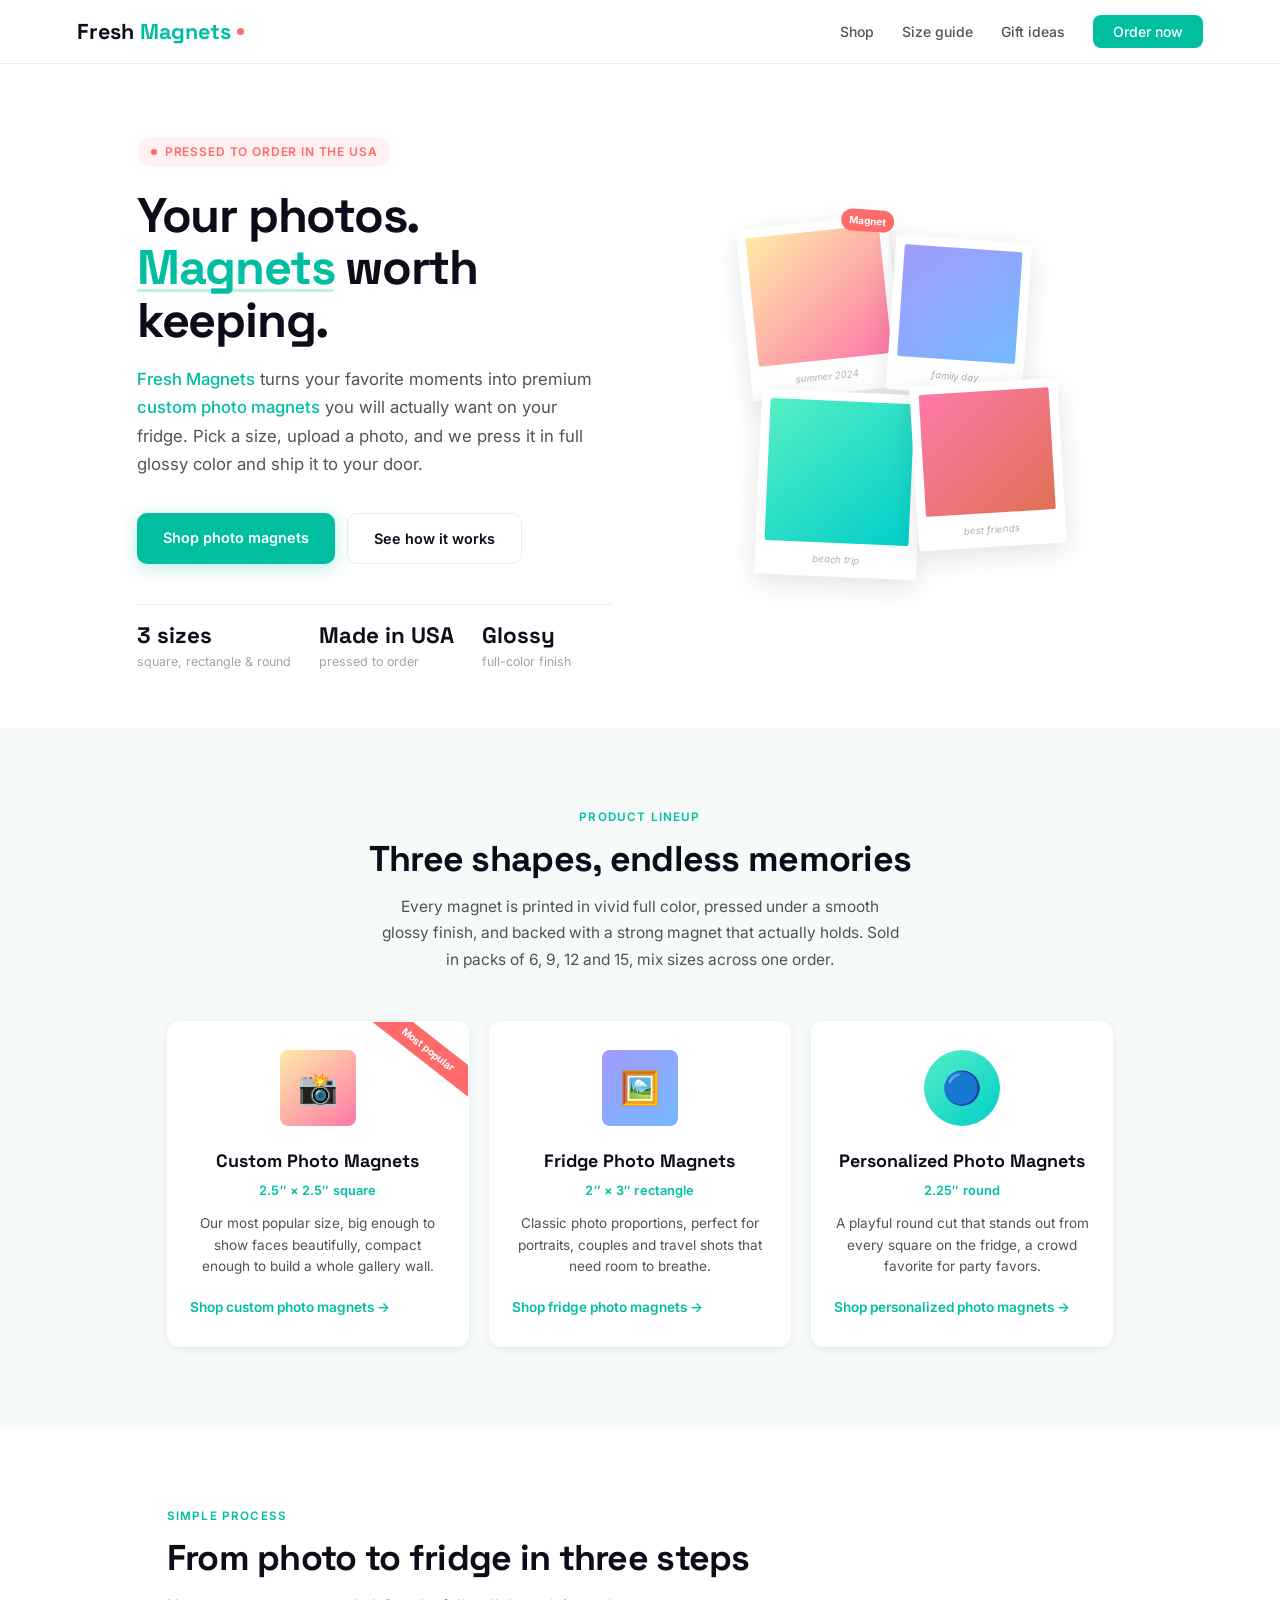
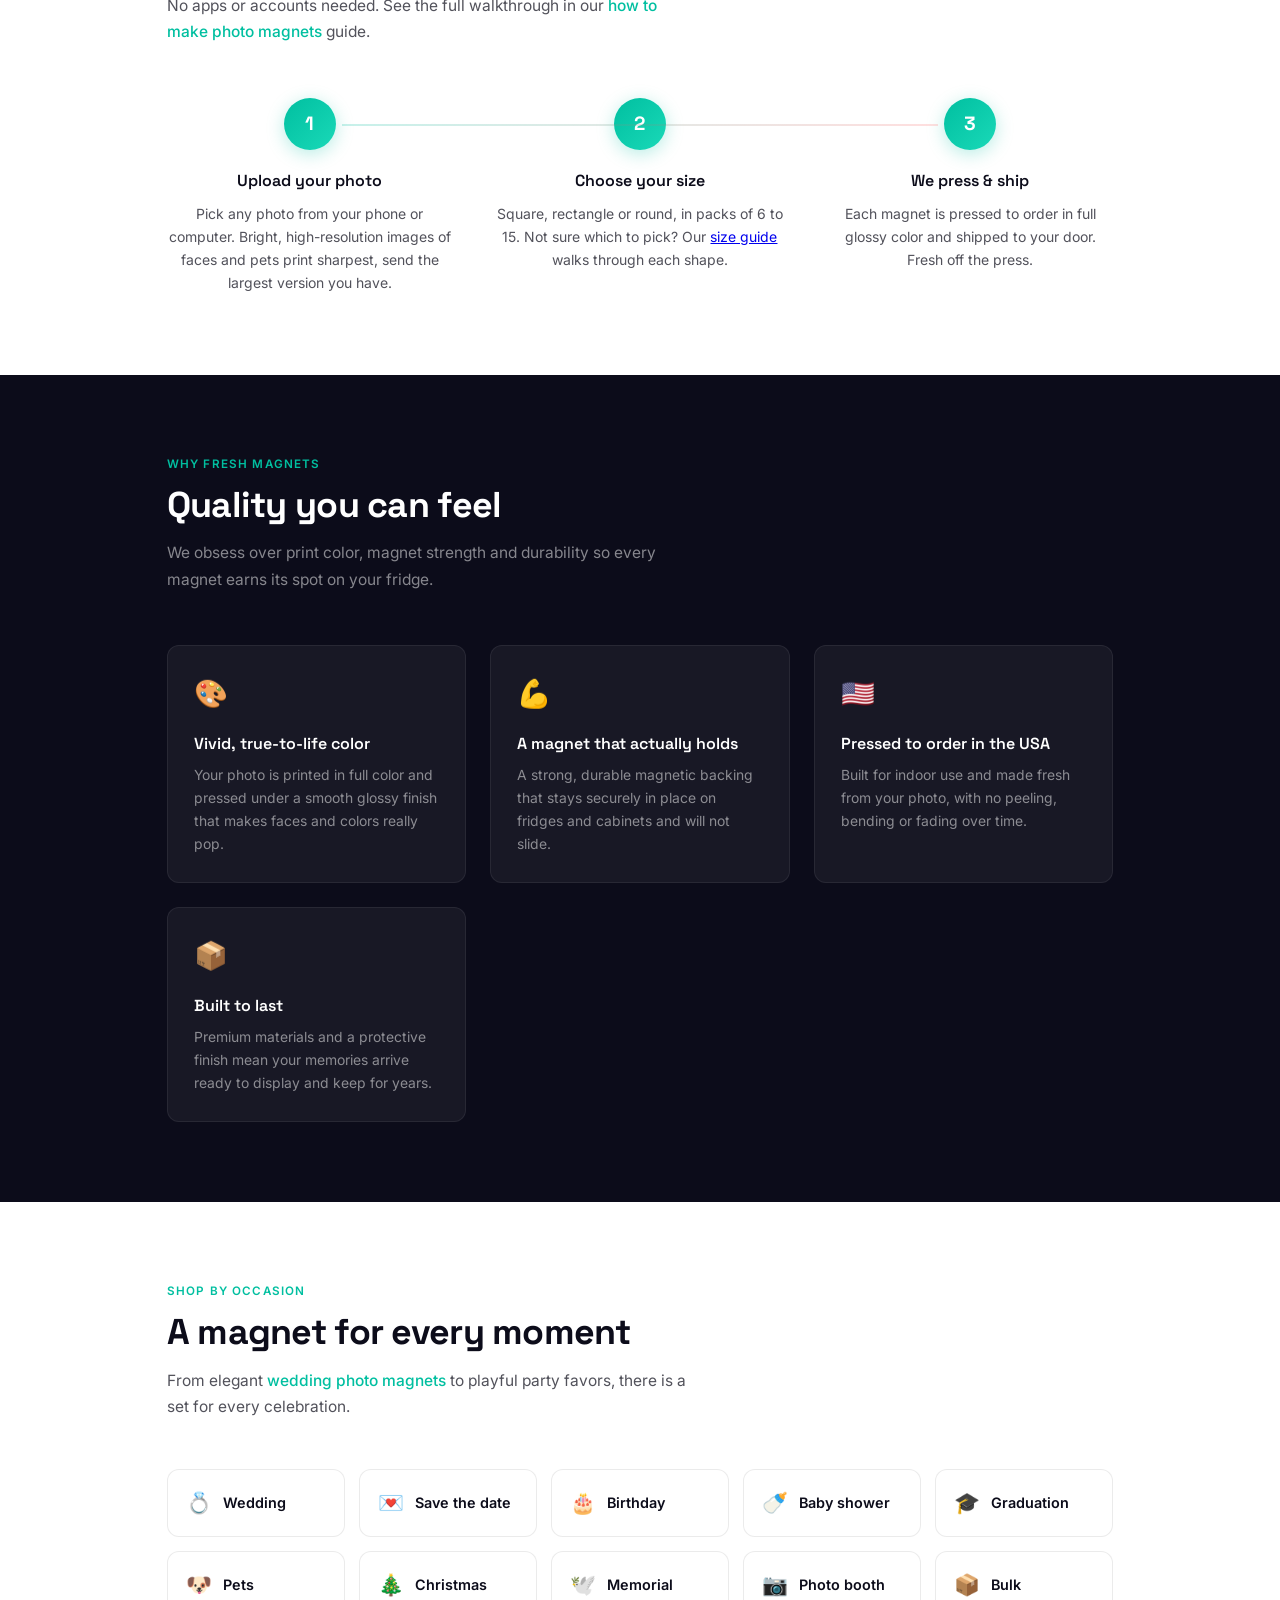
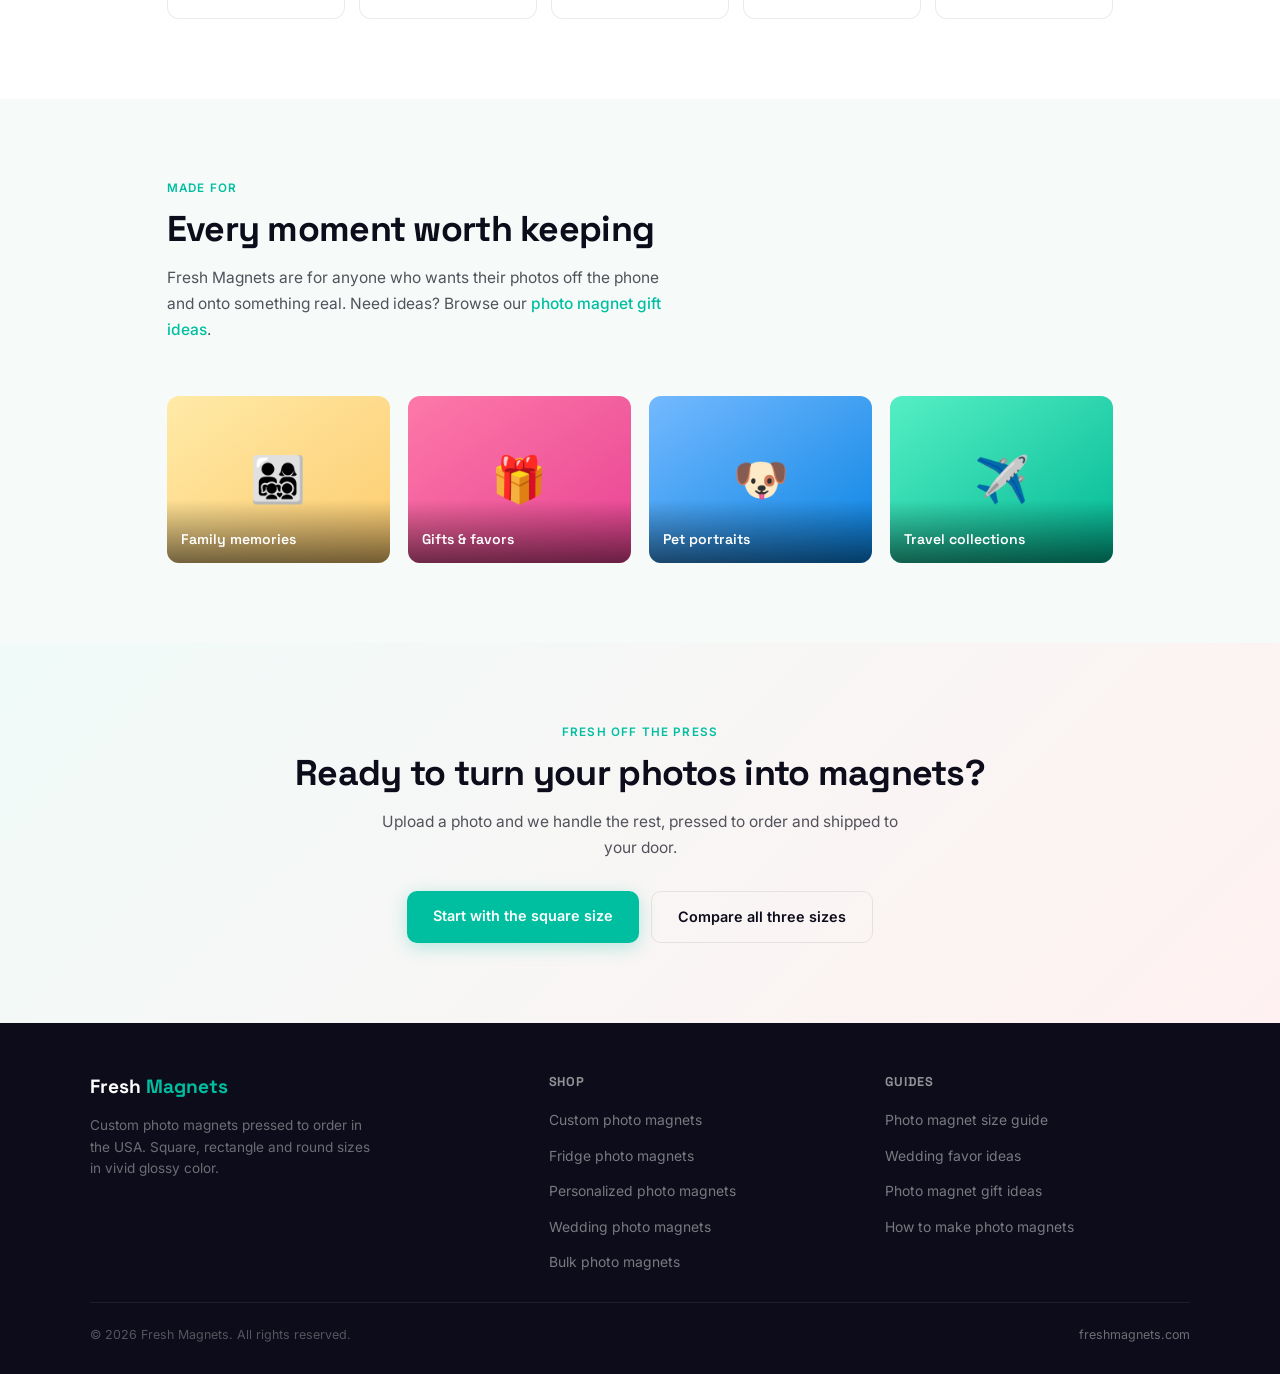
<file: index.html>
<!DOCTYPE html>
<html lang="en">
<head>
<meta charset="UTF-8" />
<meta name="viewport" content="width=device-width, initial-scale=1.0" />
<title>Fresh Magnets | Custom Photo Magnets Made in the USA</title>
<meta name="description" content="Turn your favorite photos into premium custom photo magnets. Three sizes, glossy full-color print, strong backing, pressed to order in the USA. Upload a photo and we handle the rest." />
<link rel="canonical" href="https://freshmagnets.github.io/" />
<meta name="robots" content="index, follow" />

<!-- Open Graph -->
<meta property="og:type" content="website" />
<meta property="og:site_name" content="Fresh Magnets" />
<meta property="og:title" content="Fresh Magnets | Custom Photo Magnets Made in the USA" />
<meta property="og:description" content="Turn your photos into fridge magnets you will actually keep. Square, rectangle and round sizes, glossy print, pressed to order." />
<meta property="og:url" content="https://freshmagnets.github.io/" />
<meta property="og:image" content="https://cdn.shopify.com/s/files/1/0989/4628/5888/files/2-5x2-5.png?v=1781475413" />
<meta name="twitter:card" content="summary_large_image" />
<meta name="twitter:title" content="Fresh Magnets | Custom Photo Magnets" />
<meta name="twitter:description" content="Turn your photos into fridge magnets you will actually keep. Pressed to order in the USA." />
<meta name="twitter:image" content="https://cdn.shopify.com/s/files/1/0989/4628/5888/files/2-5x2-5.png?v=1781475413" />

<link rel="icon" type="image/svg+xml" href="/favicon.svg" />
<link rel="preconnect" href="https://fonts.googleapis.com" />
<link rel="preconnect" href="https://fonts.gstatic.com" crossorigin />
<link href="https://fonts.googleapis.com/css2?family=Space+Grotesk:wght@400;500;600;700&family=Inter:wght@400;500;600&display=swap" rel="stylesheet" />
<link rel="stylesheet" href="/styles.css" />
<script src="https://analytics.ahrefs.com/analytics.js" data-key="Ue+dKrapkQAWfzw3NBwNlg" async></script>

<!-- Structured data -->
<script type="application/ld+json">
{
  "@context": "https://schema.org",
  "@graph": [
    {
      "@type": "Organization",
      "@id": "https://freshmagnets.com/#organization",
      "name": "Fresh Magnets",
      "url": "https://freshmagnets.com",
      "logo": "https://freshmagnets.github.io/favicon.svg",
      "description": "Custom photo magnets pressed to order in the USA in square, rectangle and round sizes.",
      "sameAs": ["https://freshmagnets.github.io/"]
    },
    {
      "@type": "WebSite",
      "@id": "https://freshmagnets.github.io/#website",
      "url": "https://freshmagnets.github.io/",
      "name": "Fresh Magnets",
      "publisher": { "@id": "https://freshmagnets.com/#organization" }
    },
    {
      "@type": "FAQPage",
      "mainEntity": [
        {
          "@type": "Question",
          "name": "What sizes do custom photo magnets come in?",
          "acceptedAnswer": { "@type": "Answer", "text": "Three shapes: a 2.5 by 2.5 inch square (our most popular), a 2 by 3 inch rectangle in classic photo proportions, and a 2.25 inch round. You can mix sizes across one order." }
        },
        {
          "@type": "Question",
          "name": "How are the magnets made?",
          "acceptedAnswer": { "@type": "Answer", "text": "Each magnet is printed in full color, pressed under a smooth glossy finish, and backed with a strong flexible magnet. They are pressed to order in the USA for indoor use, with no peeling, bending or fading." }
        },
        {
          "@type": "Question",
          "name": "How do I order photo magnets?",
          "acceptedAnswer": { "@type": "Answer", "text": "Pick a size, choose a pack of 6, 9, 12 or 15, and upload your photo at checkout. Bright, high resolution images of faces and pets print best. We handle the rest." }
        },
        {
          "@type": "Question",
          "name": "Can I use photo magnets as wedding favors?",
          "acceptedAnswer": { "@type": "Answer", "text": "Yes. Photo magnets are popular as wedding favors, save the dates and party favors. Order a larger pack so every guest can take one home." }
        }
      ]
    }
  ]
}
</script>
</head>
<body>

<!-- Nav -->
<nav>
  <a href="/" class="nav-logo">
    Fresh <em>Magnets</em><span class="dot"></span>
  </a>
  <ul class="nav-links">
    <li class="hide-sm"><a href="https://freshmagnets.com/collections/photo-magnets">Shop</a></li>
    <li class="hide-sm"><a href="/size-guide/">Size guide</a></li>
    <li class="hide-sm"><a href="/gift-ideas/">Gift ideas</a></li>
    <li><a href="https://freshmagnets.com/collections/photo-magnets" class="nav-cta">Order now</a></li>
  </ul>
</nav>

<!-- Hero -->
<header class="hero-wrap">
  <div>
    <div class="hero-eyebrow">Pressed to order in the USA</div>
    <h1 class="hero-title">
      Your photos.<br>
      <span class="hl">Magnets</span> worth keeping.
    </h1>
    <p class="hero-sub">
      <a href="https://freshmagnets.com/" title="Fresh Magnets">Fresh Magnets</a> turns your favorite moments into premium
      <a href="https://freshmagnets.com/products/custom-photo-magnets">custom photo magnets</a>
      you will actually want on your fridge. Pick a size, upload a photo,
      and we press it in full glossy color and ship it to your door.
    </p>
    <div class="hero-btns">
      <a href="https://freshmagnets.com/collections/photo-magnets" class="btn-p">Shop photo magnets</a>
      <a href="/how-to/" class="btn-s">See how it works</a>
    </div>
    <div class="hero-stats">
      <div>
        <div class="stat-val">3 sizes</div>
        <div class="stat-lbl">square, rectangle &amp; round</div>
      </div>
      <div>
        <div class="stat-val">Made in USA</div>
        <div class="stat-lbl">pressed to order</div>
      </div>
      <div>
        <div class="stat-val">Glossy</div>
        <div class="stat-lbl">full-color finish</div>
      </div>
    </div>
  </div>

  <!-- Polaroid scatter -->
  <div class="hero-visual" aria-hidden="true">
    <div class="scatter">
      <div class="pol pol-a">
        <div class="pol-img"></div>
        <div class="pol-cap">summer 2024</div>
        <div class="mag-tag">Magnet</div>
      </div>
      <div class="pol pol-b">
        <div class="pol-img"></div>
        <div class="pol-cap">family day</div>
      </div>
      <div class="pol pol-c">
        <div class="pol-img"></div>
        <div class="pol-cap">beach trip</div>
      </div>
      <div class="pol pol-d">
        <div class="pol-img"></div>
        <div class="pol-cap">best friends</div>
      </div>
    </div>
  </div>
</header>

<!-- Products -->
<section class="products-bg" id="shop">
  <div class="section-wrap">
    <div class="products-header centered">
      <div class="sec-label">Product lineup</div>
      <h2 class="sec-title">Three shapes, endless memories</h2>
      <p class="sec-sub">
        Every magnet is printed in vivid full color, pressed under a smooth glossy
        finish, and backed with a strong magnet that actually holds. Sold in packs
        of 6, 9, 12 and 15, mix sizes across one order.
      </p>
    </div>
    <div class="products-grid">
      <div class="prod-card pop">
        <div class="prod-swatch ps-1">📸</div>
        <h3 class="prod-name"><a href="https://freshmagnets.com/products/custom-photo-magnets">Custom Photo Magnets</a></h3>
        <div class="prod-size">2.5&Prime; &times; 2.5&Prime; square</div>
        <p class="prod-desc">Our most popular size, big enough to show faces beautifully, compact enough to build a whole gallery wall.</p>
        <a href="https://freshmagnets.com/products/custom-photo-magnets" class="prod-link">Shop custom photo magnets →</a>
      </div>
      <div class="prod-card">
        <div class="prod-swatch ps-2">🖼️</div>
        <h3 class="prod-name"><a href="https://freshmagnets.com/products/fridge-photo-magnets">Fridge Photo Magnets</a></h3>
        <div class="prod-size">2&Prime; &times; 3&Prime; rectangle</div>
        <p class="prod-desc">Classic photo proportions, perfect for portraits, couples and travel shots that need room to breathe.</p>
        <a href="https://freshmagnets.com/products/fridge-photo-magnets" class="prod-link">Shop fridge photo magnets →</a>
      </div>
      <div class="prod-card">
        <div class="prod-swatch ps-3 circle">🔵</div>
        <h3 class="prod-name"><a href="https://freshmagnets.com/products/personalized-photo-magnets">Personalized Photo Magnets</a></h3>
        <div class="prod-size">2.25&Prime; round</div>
        <p class="prod-desc">A playful round cut that stands out from every square on the fridge, a crowd favorite for party favors.</p>
        <a href="https://freshmagnets.com/products/personalized-photo-magnets" class="prod-link">Shop personalized photo magnets →</a>
      </div>
    </div>
  </div>
</section>

<!-- How it works -->
<section>
  <div class="section-wrap">
    <div class="sec-label">Simple process</div>
    <h2 class="sec-title">From photo to fridge in three steps</h2>
    <p class="sec-sub">No apps or accounts needed. See the full walkthrough in our <a href="/how-to/">how to make photo magnets</a> guide.</p>
    <div class="steps-grid">
      <div class="step">
        <div class="step-num">1</div>
        <div class="step-title">Upload your photo</div>
        <p class="step-desc">Pick any photo from your phone or computer. Bright, high-resolution images of faces and pets print sharpest, send the largest version you have.</p>
      </div>
      <div class="step">
        <div class="step-num">2</div>
        <div class="step-title">Choose your size</div>
        <p class="step-desc">Square, rectangle or round, in packs of 6 to 15. Not sure which to pick? Our <a href="/size-guide/">size guide</a> walks through each shape.</p>
      </div>
      <div class="step">
        <div class="step-num">3</div>
        <div class="step-title">We press &amp; ship</div>
        <p class="step-desc">Each magnet is pressed to order in full glossy color and shipped to your door. Fresh off the press.</p>
      </div>
    </div>
  </div>
</section>

<!-- Why Fresh Magnets -->
<section class="why-dark">
  <div class="section-wrap">
    <div class="sec-label">Why Fresh Magnets</div>
    <h2 class="sec-title">Quality you can feel</h2>
    <p class="sec-sub">We obsess over print color, magnet strength and durability so every magnet earns its spot on your fridge.</p>
    <div class="why-grid">
      <div class="why-card">
        <div class="why-icon">🎨</div>
        <div class="why-ttl">Vivid, true-to-life color</div>
        <p class="why-body">Your photo is printed in full color and pressed under a smooth glossy finish that makes faces and colors really pop.</p>
      </div>
      <div class="why-card">
        <div class="why-icon">💪</div>
        <div class="why-ttl">A magnet that actually holds</div>
        <p class="why-body">A strong, durable magnetic backing that stays securely in place on fridges and cabinets and will not slide.</p>
      </div>
      <div class="why-card">
        <div class="why-icon">🇺🇸</div>
        <div class="why-ttl">Pressed to order in the USA</div>
        <p class="why-body">Built for indoor use and made fresh from your photo, with no peeling, bending or fading over time.</p>
      </div>
      <div class="why-card">
        <div class="why-icon">📦</div>
        <div class="why-ttl">Built to last</div>
        <p class="why-body">Premium materials and a protective finish mean your memories arrive ready to display and keep for years.</p>
      </div>
    </div>
  </div>
</section>

<!-- Shop by occasion -->
<section>
  <div class="section-wrap">
    <div class="sec-label">Shop by occasion</div>
    <h2 class="sec-title">A magnet for every moment</h2>
    <p class="sec-sub">
      From elegant <a href="https://freshmagnets.com/collections/wedding-photo-magnets">wedding photo magnets</a>
      to playful party favors, there is a set for every celebration.
    </p>
    <div class="occ-grid">
      <a class="occ-card" href="https://freshmagnets.com/collections/wedding-photo-magnets"><span class="occ-emoji">💍</span> Wedding</a>
      <a class="occ-card" href="https://freshmagnets.com/collections/save-the-date-photo-magnets"><span class="occ-emoji">💌</span> Save the date</a>
      <a class="occ-card" href="https://freshmagnets.com/collections/birthday-photo-magnets"><span class="occ-emoji">🎂</span> Birthday</a>
      <a class="occ-card" href="https://freshmagnets.com/collections/baby-shower-photo-magnets"><span class="occ-emoji">🍼</span> Baby shower</a>
      <a class="occ-card" href="https://freshmagnets.com/collections/graduation-photo-magnets"><span class="occ-emoji">🎓</span> Graduation</a>
      <a class="occ-card" href="https://freshmagnets.com/collections/pet-photo-magnets"><span class="occ-emoji">🐶</span> Pets</a>
      <a class="occ-card" href="https://freshmagnets.com/collections/christmas-photo-magnets"><span class="occ-emoji">🎄</span> Christmas</a>
      <a class="occ-card" href="https://freshmagnets.com/collections/memorial-photo-magnets"><span class="occ-emoji">🕊️</span> Memorial</a>
      <a class="occ-card" href="https://freshmagnets.com/collections/photo-booth-magnets"><span class="occ-emoji">📷</span> Photo booth</a>
      <a class="occ-card" href="https://freshmagnets.com/collections/bulk-photo-magnets"><span class="occ-emoji">📦</span> Bulk</a>
    </div>
  </div>
</section>

<!-- Use cases -->
<section class="products-bg">
  <div class="section-wrap">
    <div class="sec-label">Made for</div>
    <h2 class="sec-title">Every moment worth keeping</h2>
    <p class="sec-sub">
      Fresh Magnets are for anyone who wants their photos off the phone and onto
      something real. Need ideas? Browse our <a href="/gift-ideas/">photo magnet gift ideas</a>.
    </p>
    <div class="uc-grid">
      <a class="uc-card uc-1" href="https://freshmagnets.com/products/custom-photo-magnets">
        <div class="uc-fill">👨&#x200D;👩&#x200D;👧&#x200D;👦</div>
        <div class="uc-lbl">Family memories</div>
      </a>
      <a class="uc-card uc-2" href="https://freshmagnets.com/collections/wedding-photo-magnets">
        <div class="uc-fill">🎁</div>
        <div class="uc-lbl">Gifts &amp; favors</div>
      </a>
      <a class="uc-card uc-3" href="https://freshmagnets.com/collections/pet-photo-magnets">
        <div class="uc-fill">🐶</div>
        <div class="uc-lbl">Pet portraits</div>
      </a>
      <a class="uc-card uc-4" href="https://freshmagnets.com/products/fridge-photo-magnets">
        <div class="uc-fill">✈️</div>
        <div class="uc-lbl">Travel collections</div>
      </a>
    </div>
  </div>
</section>

<!-- CTA band -->
<section class="cta-band">
  <div class="section-wrap cta-inner">
    <div class="sec-label">Fresh off the press</div>
    <h2 class="sec-title">Ready to turn your photos into magnets?</h2>
    <p class="sec-sub" style="margin:0 auto;">
      Upload a photo and we handle the rest, pressed to order and shipped to your door.
    </p>
    <div class="cta-btns">
      <a href="https://freshmagnets.com/products/custom-photo-magnets" class="btn-p">Start with the square size</a>
      <a href="/size-guide/" class="btn-s">Compare all three sizes</a>
    </div>
  </div>
</section>

<!-- Footer -->
<footer>
  <div class="footer-top">
    <div class="footer-brand">
      <a href="/" class="footer-logo-text">Fresh <em>Magnets</em></a>
      <p>Custom photo magnets pressed to order in the USA. Square, rectangle and round sizes in vivid glossy color.</p>
    </div>
    <div class="footer-col">
      <h4>Shop</h4>
      <ul>
        <li><a href="https://freshmagnets.com">Custom photo magnets</a></li>
        <li><a href="https://freshmagnets.com/products/fridge-photo-magnets">Fridge photo magnets</a></li>
        <li><a href="https://freshmagnets.com/products/personalized-photo-magnets">Personalized photo magnets</a></li>
        <li><a href="https://freshmagnets.com/collections/wedding-photo-magnets">Wedding photo magnets</a></li>
        <li><a href="https://freshmagnets.com/collections/bulk-photo-magnets">Bulk photo magnets</a></li>
      </ul>
    </div>
    <div class="footer-col">
      <h4>Guides</h4>
      <ul>
        <li><a href="/size-guide/">Photo magnet size guide</a></li>
        <li><a href="/wedding-photo-magnets/">Wedding favor ideas</a></li>
        <li><a href="/gift-ideas/">Photo magnet gift ideas</a></li>
        <li><a href="/how-to/">How to make photo magnets</a></li>
      </ul>
    </div>
  </div>
  <div class="footer-bot">
    <span>&copy; 2026 Fresh Magnets. All rights reserved.</span>
    <span><a href="https://freshmagnets.com">freshmagnets.com</a></span>
  </div>
</footer>

</body>
</html>
</file>
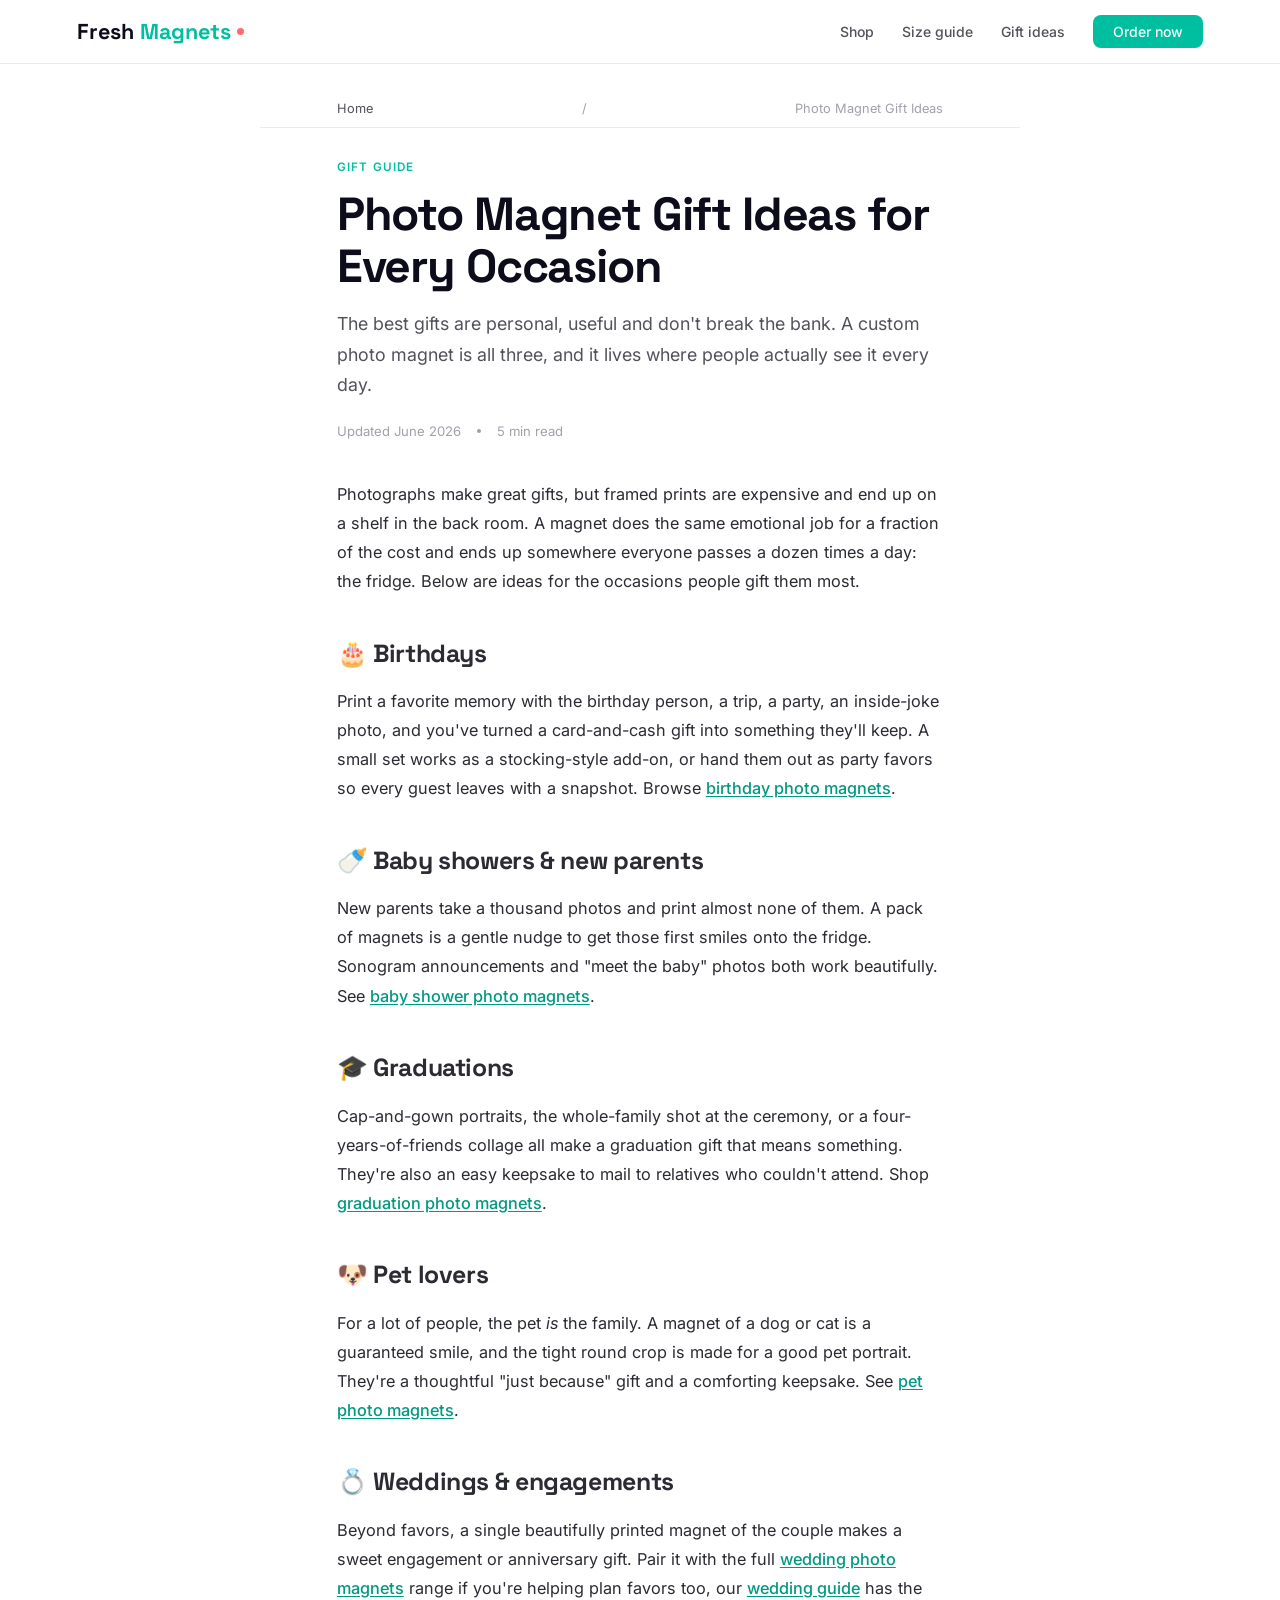
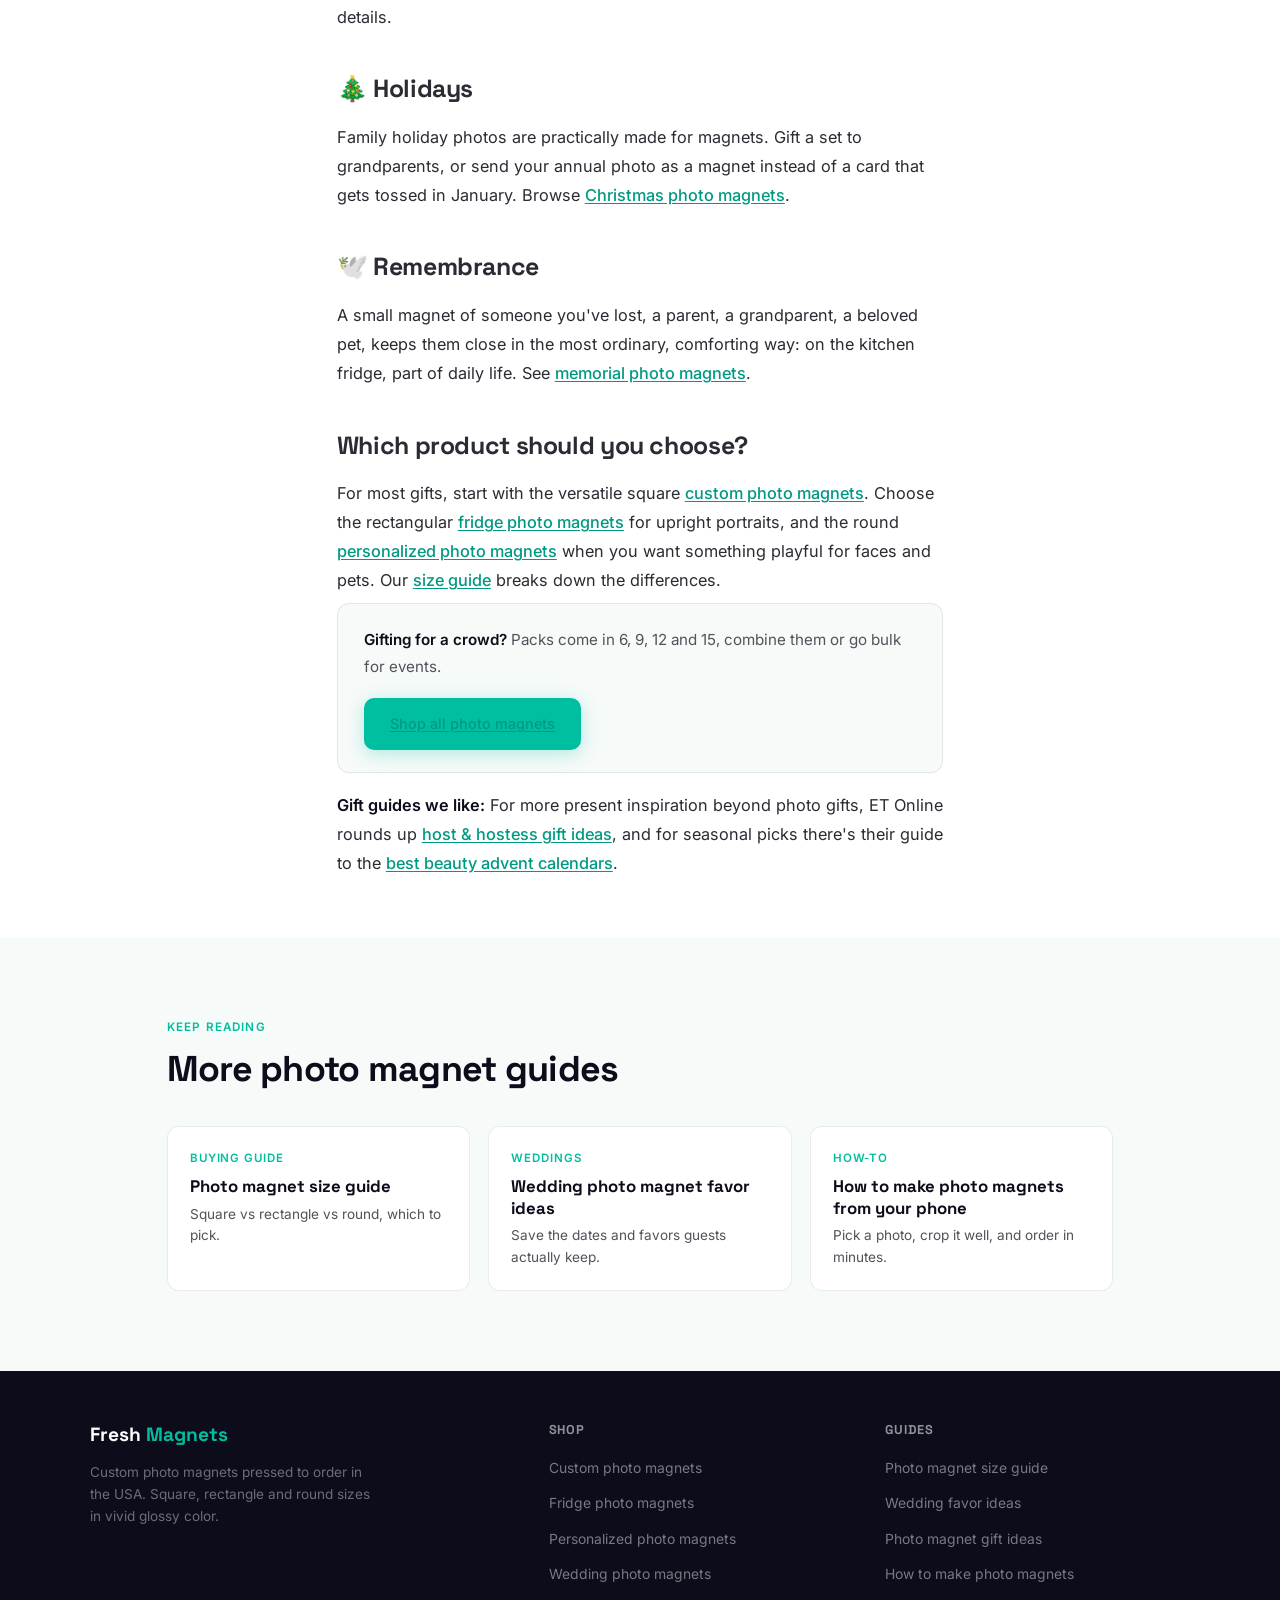
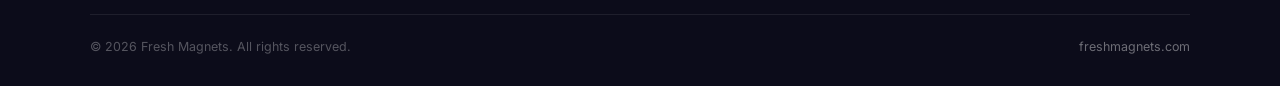
<file: gift-ideas/index.html>
<!DOCTYPE html>
<html lang="en">
<head>
<meta charset="UTF-8" />
<meta name="viewport" content="width=device-width, initial-scale=1.0" />
<title>Photo Magnet Gift Ideas for Every Occasion | Fresh Magnets</title>
<meta name="description" content="Thoughtful, affordable photo magnet gift ideas for birthdays, baby showers, graduations, pets, the holidays and more, personal gifts that live on the fridge." />
<link rel="canonical" href="https://freshmagnets.github.io/gift-ideas/" />
<meta name="robots" content="index, follow" />
<meta property="og:type" content="article" />
<meta property="og:site_name" content="Fresh Magnets" />
<meta property="og:title" content="Photo Magnet Gift Ideas for Every Occasion" />
<meta property="og:description" content="Thoughtful, affordable photo magnet gifts for birthdays, baby showers, graduations, pets, the holidays and more." />
<meta property="og:url" content="https://freshmagnets.github.io/gift-ideas/" />
<meta property="og:image" content="https://cdn.shopify.com/s/files/1/0989/4628/5888/files/2-5x2-5.png?v=1781475413" />
<meta name="twitter:card" content="summary_large_image" />
<link rel="icon" type="image/svg+xml" href="/favicon.svg" />
<link rel="preconnect" href="https://fonts.googleapis.com" />
<link rel="preconnect" href="https://fonts.gstatic.com" crossorigin />
<link href="https://fonts.googleapis.com/css2?family=Space+Grotesk:wght@400;500;600;700&family=Inter:wght@400;500;600&display=swap" rel="stylesheet" />
<link rel="stylesheet" href="/styles.css" />
<script src="https://analytics.ahrefs.com/analytics.js" data-key="Ue+dKrapkQAWfzw3NBwNlg" async></script>
<script type="application/ld+json">
{
  "@context": "https://schema.org",
  "@graph": [
    {
      "@type": "BreadcrumbList",
      "itemListElement": [
        { "@type": "ListItem", "position": 1, "name": "Home", "item": "https://freshmagnets.github.io/" },
        { "@type": "ListItem", "position": 2, "name": "Photo Magnet Gift Ideas", "item": "https://freshmagnets.github.io/gift-ideas/" }
      ]
    },
    {
      "@type": "Article",
      "headline": "Photo Magnet Gift Ideas for Every Occasion",
      "description": "Thoughtful, affordable photo magnet gift ideas for birthdays, baby showers, graduations, pets, the holidays and more.",
      "datePublished": "2026-06-16",
      "dateModified": "2026-06-16",
      "author": { "@type": "Organization", "name": "Fresh Magnets" },
      "publisher": { "@type": "Organization", "name": "Fresh Magnets", "logo": { "@type": "ImageObject", "url": "https://freshmagnets.github.io/favicon.svg" } },
      "mainEntityOfPage": "https://freshmagnets.github.io/gift-ideas/"
    }
  ]
}
</script>
</head>
<body>

<nav>
  <a href="/" class="nav-logo">Fresh <em>Magnets</em><span class="dot"></span></a>
  <ul class="nav-links">
    <li class="hide-sm"><a href="https://freshmagnets.com/collections/photo-magnets">Shop</a></li>
    <li class="hide-sm"><a href="/size-guide/">Size guide</a></li>
    <li class="hide-sm"><a href="/gift-ideas/">Gift ideas</a></li>
    <li><a href="https://freshmagnets.com/collections/photo-magnets" class="nav-cta">Order now</a></li>
  </ul>
</nav>

<nav class="breadcrumb" aria-label="Breadcrumb">
  <a href="/">Home</a> <span>/</span> Photo Magnet Gift Ideas
</nav>

<article class="article">
  <div class="article-head">
    <div class="article-eyebrow">Gift guide</div>
    <h1>Photo Magnet Gift Ideas for Every Occasion</h1>
    <p class="article-lede">The best gifts are personal, useful and don't break the bank. A custom photo magnet is all three, and it lives where people actually see it every day.</p>
    <div class="article-meta">
      <span>Updated June 2026</span><span class="dot-sep"></span><span>5 min read</span>
    </div>
  </div>

  <div class="prose">
    <p>Photographs make great gifts, but framed prints are expensive and end up on a shelf in the back room. A magnet does the same emotional job for a fraction of the cost and ends up somewhere everyone passes a dozen times a day: the fridge. Below are ideas for the occasions people gift them most.</p>

    <h2>🎂 Birthdays</h2>
    <p>Print a favorite memory with the birthday person, a trip, a party, an inside-joke photo, and you've turned a card-and-cash gift into something they'll keep. A small set works as a stocking-style add-on, or hand them out as party favors so every guest leaves with a snapshot. Browse <a href="https://freshmagnets.com/collections/birthday-photo-magnets">birthday photo magnets</a>.</p>

    <h2>🍼 Baby showers &amp; new parents</h2>
    <p>New parents take a thousand photos and print almost none of them. A pack of magnets is a gentle nudge to get those first smiles onto the fridge. Sonogram announcements and "meet the baby" photos both work beautifully. See <a href="https://freshmagnets.com/collections/baby-shower-photo-magnets">baby shower photo magnets</a>.</p>

    <h2>🎓 Graduations</h2>
    <p>Cap-and-gown portraits, the whole-family shot at the ceremony, or a four-years-of-friends collage all make a graduation gift that means something. They're also an easy keepsake to mail to relatives who couldn't attend. Shop <a href="https://freshmagnets.com/collections/graduation-photo-magnets">graduation photo magnets</a>.</p>

    <h2>🐶 Pet lovers</h2>
    <p>For a lot of people, the pet <em>is</em> the family. A magnet of a dog or cat is a guaranteed smile, and the tight round crop is made for a good pet portrait. They're a thoughtful "just because" gift and a comforting keepsake. See <a href="https://freshmagnets.com/collections/pet-photo-magnets">pet photo magnets</a>.</p>

    <h2>💍 Weddings &amp; engagements</h2>
    <p>Beyond favors, a single beautifully printed magnet of the couple makes a sweet engagement or anniversary gift. Pair it with the full <a href="https://freshmagnets.com/collections/wedding-photo-magnets">wedding photo magnets</a> range if you're helping plan favors too, our <a href="/wedding-photo-magnets/">wedding guide</a> has the details.</p>

    <h2>🎄 Holidays</h2>
    <p>Family holiday photos are practically made for magnets. Gift a set to grandparents, or send your annual photo as a magnet instead of a card that gets tossed in January. Browse <a href="https://freshmagnets.com/collections/christmas-photo-magnets">Christmas photo magnets</a>.</p>

    <h2>🕊️ Remembrance</h2>
    <p>A small magnet of someone you've lost, a parent, a grandparent, a beloved pet, keeps them close in the most ordinary, comforting way: on the kitchen fridge, part of daily life. See <a href="https://freshmagnets.com/collections/memorial-photo-magnets">memorial photo magnets</a>.</p>

    <h2>Which product should you choose?</h2>
    <p>For most gifts, start with the versatile square <a href="https://freshmagnets.com/products/custom-photo-magnets">custom photo magnets</a>. Choose the rectangular <a href="https://freshmagnets.com/products/fridge-photo-magnets">fridge photo magnets</a> for upright portraits, and the round <a href="https://freshmagnets.com/products/personalized-photo-magnets">personalized photo magnets</a> when you want something playful for faces and pets. Our <a href="/size-guide/">size guide</a> breaks down the differences.</p>

    <div class="shop-callout">
      <p><strong>Gifting for a crowd?</strong> Packs come in 6, 9, 12 and 15, combine them or go bulk for events.</p>
      <a href="https://freshmagnets.com/collections/photo-magnets" class="btn-p">Shop all photo magnets</a>
    </div>

    <p class="ed-picks"><strong>Gift guides we like:</strong> For more present inspiration beyond photo gifts, ET Online rounds up <a href="https://www.etonline.com/the-17-best-host-and-hostess-gifts-for-guests-who-never-show-up-empty-handed-190932" target="_blank" rel="noopener">host &amp; hostess gift ideas</a>, and for seasonal picks there's their guide to the <a href="https://www.etonline.com/21-best-beauty-advent-calendars-of-2024-to-shop-now-from-augustinus-bader-kiehls-bobbi-brown-and" target="_blank" rel="noopener">best beauty advent calendars</a>.</p>
  </div>
</article>

<section class="related-bg">
  <div class="section-wrap">
    <div class="sec-label">Keep reading</div>
    <h2 class="sec-title">More photo magnet guides</h2>
    <div class="related-grid">
      <a class="related-card" href="/size-guide/">
        <div class="related-kicker">Buying guide</div>
        <div class="related-title">Photo magnet size guide</div>
        <div class="related-desc">Square vs rectangle vs round, which to pick.</div>
      </a>
      <a class="related-card" href="/wedding-photo-magnets/">
        <div class="related-kicker">Weddings</div>
        <div class="related-title">Wedding photo magnet favor ideas</div>
        <div class="related-desc">Save the dates and favors guests actually keep.</div>
      </a>
      <a class="related-card" href="/how-to/">
        <div class="related-kicker">How-to</div>
        <div class="related-title">How to make photo magnets from your phone</div>
        <div class="related-desc">Pick a photo, crop it well, and order in minutes.</div>
      </a>
    </div>
  </div>
</section>

<footer>
  <div class="footer-top">
    <div class="footer-brand">
      <a href="/" class="footer-logo-text">Fresh <em>Magnets</em></a>
      <p>Custom photo magnets pressed to order in the USA. Square, rectangle and round sizes in vivid glossy color.</p>
    </div>
    <div class="footer-col">
      <h4>Shop</h4>
      <ul>
        <li><a href="https://freshmagnets.com/products/custom-photo-magnets">Custom photo magnets</a></li>
        <li><a href="https://freshmagnets.com/products/fridge-photo-magnets">Fridge photo magnets</a></li>
        <li><a href="https://freshmagnets.com/products/personalized-photo-magnets">Personalized photo magnets</a></li>
        <li><a href="https://freshmagnets.com/collections/wedding-photo-magnets">Wedding photo magnets</a></li>
      </ul>
    </div>
    <div class="footer-col">
      <h4>Guides</h4>
      <ul>
        <li><a href="/size-guide/">Photo magnet size guide</a></li>
        <li><a href="/wedding-photo-magnets/">Wedding favor ideas</a></li>
        <li><a href="/gift-ideas/">Photo magnet gift ideas</a></li>
        <li><a href="/how-to/">How to make photo magnets</a></li>
      </ul>
    </div>
  </div>
  <div class="footer-bot">
    <span>&copy; 2026 Fresh Magnets. All rights reserved.</span>
    <span><a href="https://freshmagnets.com">freshmagnets.com</a></span>
  </div>
</footer>

</body>
</html>
</file>
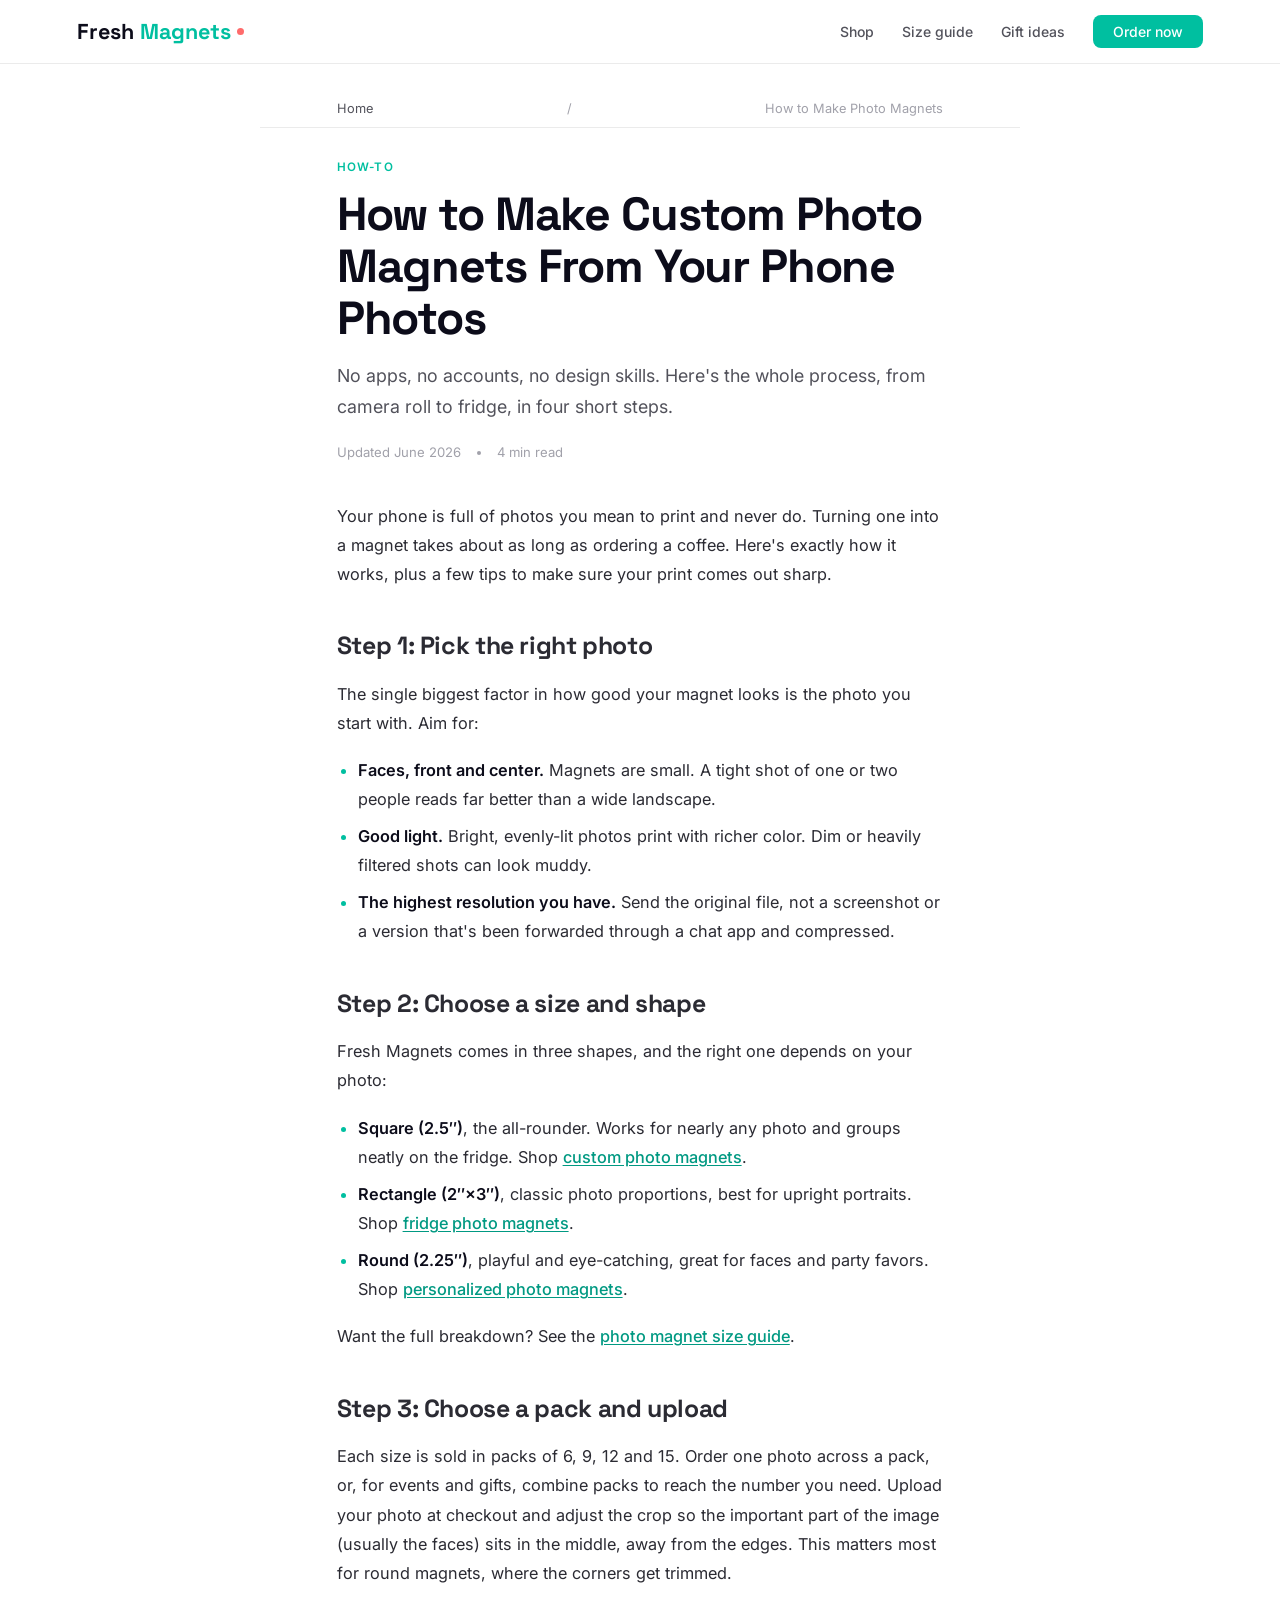
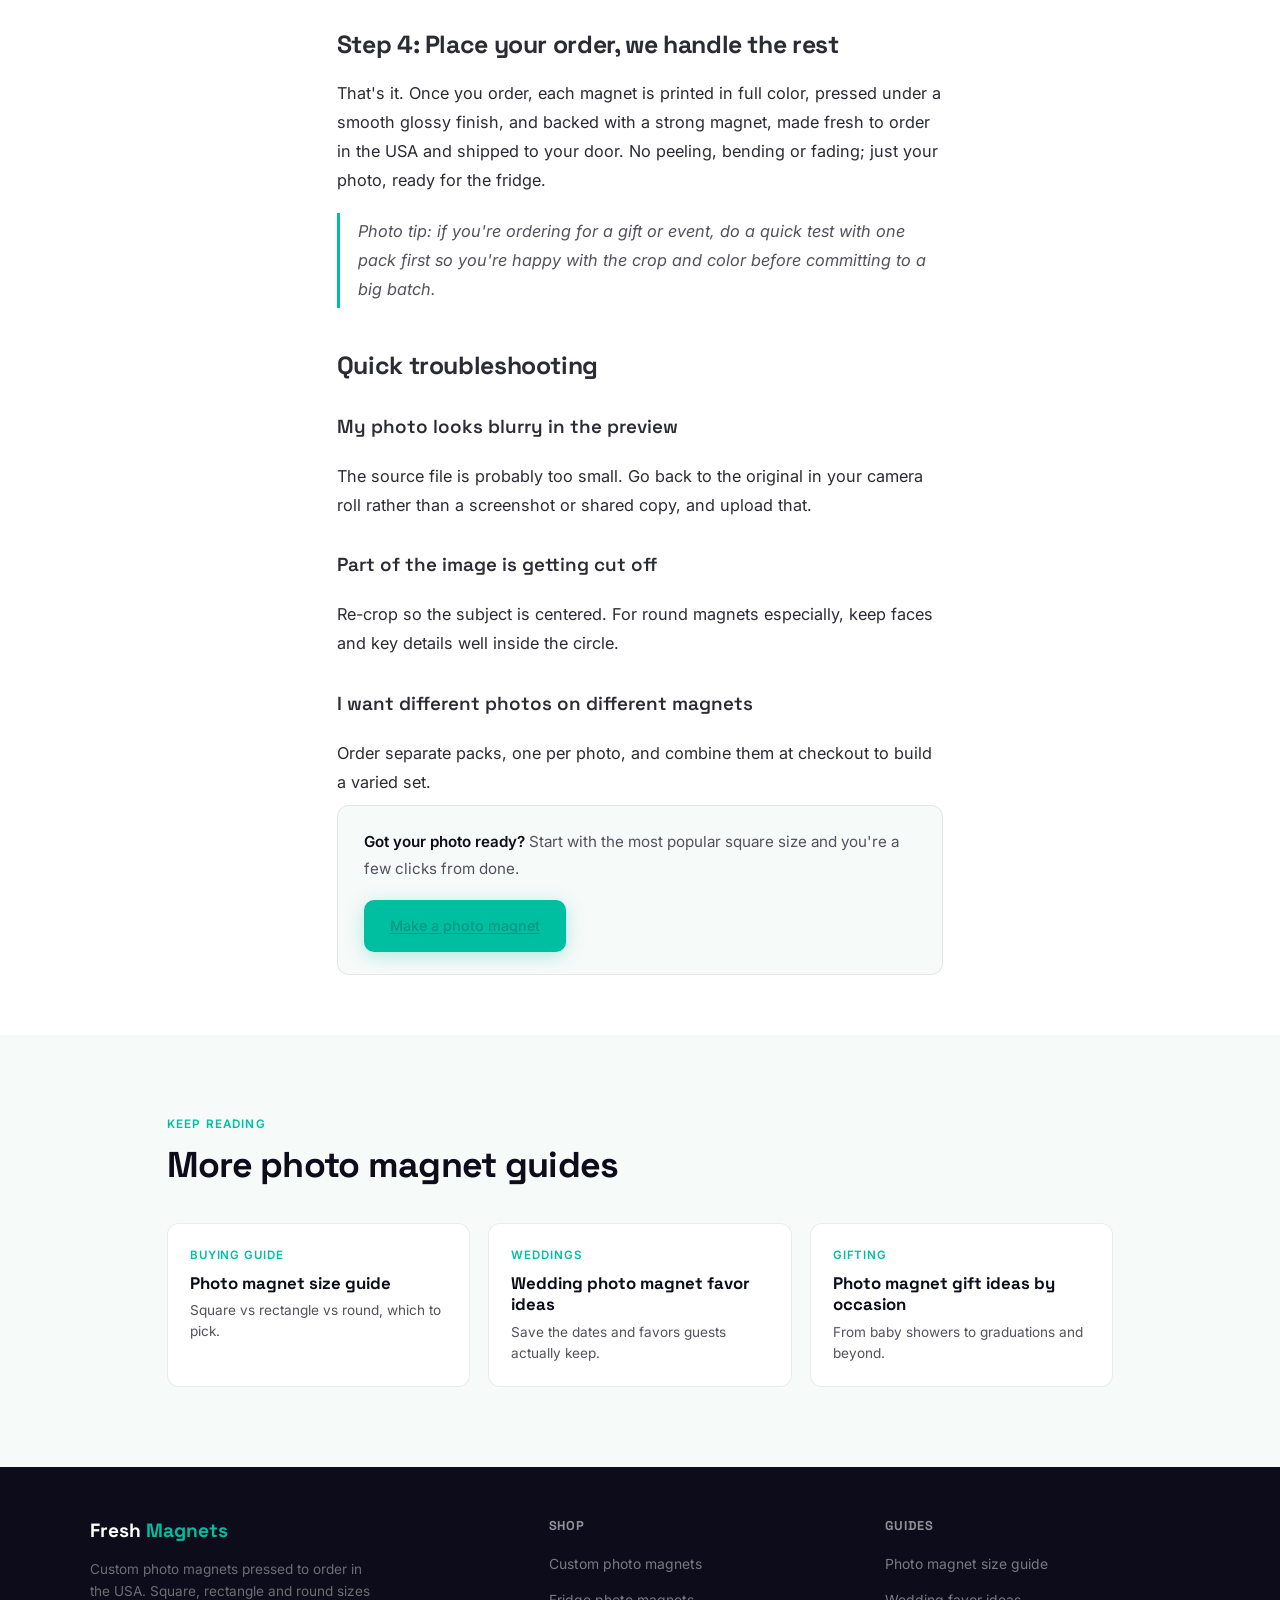
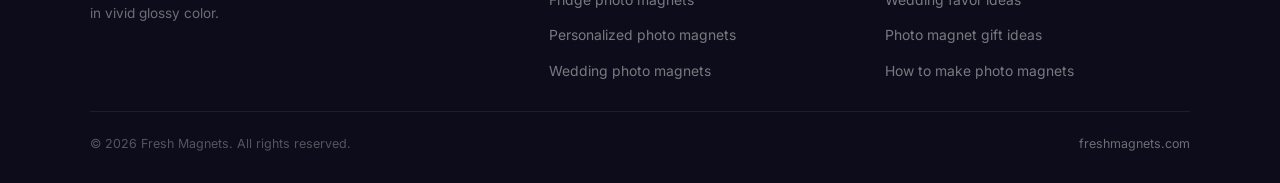
<file: how-to/index.html>
<!DOCTYPE html>
<html lang="en">
<head>
<meta charset="UTF-8" />
<meta name="viewport" content="width=device-width, initial-scale=1.0" />
<title>How to Make Custom Photo Magnets From Your Phone Photos | Fresh Magnets</title>
<meta name="description" content="A simple step-by-step guide to turning phone photos into custom fridge magnets: pick the right photo, crop it, choose a size and pack, and order. Tips for sharp prints." />
<link rel="canonical" href="https://freshmagnets.github.io/how-to/" />
<meta name="robots" content="index, follow" />
<meta property="og:type" content="article" />
<meta property="og:site_name" content="Fresh Magnets" />
<meta property="og:title" content="How to Make Custom Photo Magnets From Your Phone Photos" />
<meta property="og:description" content="Turn phone photos into custom fridge magnets in a few minutes, pick a photo, crop it, choose a size, and order." />
<meta property="og:url" content="https://freshmagnets.github.io/how-to/" />
<meta property="og:image" content="https://cdn.shopify.com/s/files/1/0989/4628/5888/files/2-5x2-5.png?v=1781475413" />
<meta name="twitter:card" content="summary_large_image" />
<link rel="icon" type="image/svg+xml" href="/favicon.svg" />
<link rel="preconnect" href="https://fonts.googleapis.com" />
<link rel="preconnect" href="https://fonts.gstatic.com" crossorigin />
<link href="https://fonts.googleapis.com/css2?family=Space+Grotesk:wght@400;500;600;700&family=Inter:wght@400;500;600&display=swap" rel="stylesheet" />
<link rel="stylesheet" href="/styles.css" />
<script src="https://analytics.ahrefs.com/analytics.js" data-key="Ue+dKrapkQAWfzw3NBwNlg" async></script>
<script type="application/ld+json">
{
  "@context": "https://schema.org",
  "@graph": [
    {
      "@type": "BreadcrumbList",
      "itemListElement": [
        { "@type": "ListItem", "position": 1, "name": "Home", "item": "https://freshmagnets.github.io/" },
        { "@type": "ListItem", "position": 2, "name": "How to Make Photo Magnets", "item": "https://freshmagnets.github.io/how-to/" }
      ]
    },
    {
      "@type": "HowTo",
      "name": "How to Make Custom Photo Magnets From Your Phone Photos",
      "description": "Turn phone photos into custom fridge magnets in a few minutes.",
      "totalTime": "PT5M",
      "step": [
        { "@type": "HowToStep", "position": 1, "name": "Pick your photo", "text": "Choose a bright, high-resolution photo with the subject's face clearly visible. Send the largest version of the file you have." },
        { "@type": "HowToStep", "position": 2, "name": "Choose a size and shape", "text": "Pick the 2.5 inch square, the 2 by 3 inch rectangle, or the 2.25 inch round depending on the photo and how you want it displayed." },
        { "@type": "HowToStep", "position": 3, "name": "Choose a pack and upload", "text": "Select a pack of 6, 9, 12 or 15, then upload your photo at checkout. Crop so the important part of the image is centered." },
        { "@type": "HowToStep", "position": 4, "name": "Place your order", "text": "Submit the order. Each magnet is printed in full color, pressed under a glossy finish, and shipped to your door." }
      ]
    }
  ]
}
</script>
</head>
<body>

<nav>
  <a href="/" class="nav-logo">Fresh <em>Magnets</em><span class="dot"></span></a>
  <ul class="nav-links">
    <li class="hide-sm"><a href="https://freshmagnets.com/collections/photo-magnets">Shop</a></li>
    <li class="hide-sm"><a href="/size-guide/">Size guide</a></li>
    <li class="hide-sm"><a href="/gift-ideas/">Gift ideas</a></li>
    <li><a href="https://freshmagnets.com/collections/photo-magnets" class="nav-cta">Order now</a></li>
  </ul>
</nav>

<nav class="breadcrumb" aria-label="Breadcrumb">
  <a href="/">Home</a> <span>/</span> How to Make Photo Magnets
</nav>

<article class="article">
  <div class="article-head">
    <div class="article-eyebrow">How-to</div>
    <h1>How to Make Custom Photo Magnets From Your Phone Photos</h1>
    <p class="article-lede">No apps, no accounts, no design skills. Here's the whole process, from camera roll to fridge, in four short steps.</p>
    <div class="article-meta">
      <span>Updated June 2026</span><span class="dot-sep"></span><span>4 min read</span>
    </div>
  </div>

  <div class="prose">
    <p>Your phone is full of photos you mean to print and never do. Turning one into a magnet takes about as long as ordering a coffee. Here's exactly how it works, plus a few tips to make sure your print comes out sharp.</p>

    <h2>Step 1: Pick the right photo</h2>
    <p>The single biggest factor in how good your magnet looks is the photo you start with. Aim for:</p>
    <ul>
      <li><strong>Faces, front and center.</strong> Magnets are small. A tight shot of one or two people reads far better than a wide landscape.</li>
      <li><strong>Good light.</strong> Bright, evenly-lit photos print with richer color. Dim or heavily filtered shots can look muddy.</li>
      <li><strong>The highest resolution you have.</strong> Send the original file, not a screenshot or a version that's been forwarded through a chat app and compressed.</li>
    </ul>

    <h2>Step 2: Choose a size and shape</h2>
    <p>Fresh Magnets comes in three shapes, and the right one depends on your photo:</p>
    <ul>
      <li><strong>Square (2.5″)</strong>, the all-rounder. Works for nearly any photo and groups neatly on the fridge. Shop <a href="https://freshmagnets.com/products/custom-photo-magnets">custom photo magnets</a>.</li>
      <li><strong>Rectangle (2″×3″)</strong>, classic photo proportions, best for upright portraits. Shop <a href="https://freshmagnets.com/products/fridge-photo-magnets">fridge photo magnets</a>.</li>
      <li><strong>Round (2.25″)</strong>, playful and eye-catching, great for faces and party favors. Shop <a href="https://freshmagnets.com/products/personalized-photo-magnets">personalized photo magnets</a>.</li>
    </ul>
    <p>Want the full breakdown? See the <a href="/size-guide/">photo magnet size guide</a>.</p>

    <h2>Step 3: Choose a pack and upload</h2>
    <p>Each size is sold in packs of 6, 9, 12 and 15. Order one photo across a pack, or, for events and gifts, combine packs to reach the number you need. Upload your photo at checkout and adjust the crop so the important part of the image (usually the faces) sits in the middle, away from the edges. This matters most for round magnets, where the corners get trimmed.</p>

    <h2>Step 4: Place your order, we handle the rest</h2>
    <p>That's it. Once you order, each magnet is printed in full color, pressed under a smooth glossy finish, and backed with a strong magnet, made fresh to order in the USA and shipped to your door. No peeling, bending or fading; just your photo, ready for the fridge.</p>

    <blockquote>Photo tip: if you're ordering for a gift or event, do a quick test with one pack first so you're happy with the crop and color before committing to a big batch.</blockquote>

    <h2>Quick troubleshooting</h2>
    <h3>My photo looks blurry in the preview</h3>
    <p>The source file is probably too small. Go back to the original in your camera roll rather than a screenshot or shared copy, and upload that.</p>
    <h3>Part of the image is getting cut off</h3>
    <p>Re-crop so the subject is centered. For round magnets especially, keep faces and key details well inside the circle.</p>
    <h3>I want different photos on different magnets</h3>
    <p>Order separate packs, one per photo, and combine them at checkout to build a varied set.</p>

    <div class="shop-callout">
      <p><strong>Got your photo ready?</strong> Start with the most popular square size and you're a few clicks from done.</p>
      <a href="https://freshmagnets.com/products/custom-photo-magnets" class="btn-p">Make a photo magnet</a>
    </div>
  </div>
</article>

<section class="related-bg">
  <div class="section-wrap">
    <div class="sec-label">Keep reading</div>
    <h2 class="sec-title">More photo magnet guides</h2>
    <div class="related-grid">
      <a class="related-card" href="/size-guide/">
        <div class="related-kicker">Buying guide</div>
        <div class="related-title">Photo magnet size guide</div>
        <div class="related-desc">Square vs rectangle vs round, which to pick.</div>
      </a>
      <a class="related-card" href="/wedding-photo-magnets/">
        <div class="related-kicker">Weddings</div>
        <div class="related-title">Wedding photo magnet favor ideas</div>
        <div class="related-desc">Save the dates and favors guests actually keep.</div>
      </a>
      <a class="related-card" href="/gift-ideas/">
        <div class="related-kicker">Gifting</div>
        <div class="related-title">Photo magnet gift ideas by occasion</div>
        <div class="related-desc">From baby showers to graduations and beyond.</div>
      </a>
    </div>
  </div>
</section>

<footer>
  <div class="footer-top">
    <div class="footer-brand">
      <a href="/" class="footer-logo-text">Fresh <em>Magnets</em></a>
      <p>Custom photo magnets pressed to order in the USA. Square, rectangle and round sizes in vivid glossy color.</p>
    </div>
    <div class="footer-col">
      <h4>Shop</h4>
      <ul>
        <li><a href="https://freshmagnets.com/products/custom-photo-magnets">Custom photo magnets</a></li>
        <li><a href="https://freshmagnets.com/products/fridge-photo-magnets">Fridge photo magnets</a></li>
        <li><a href="https://freshmagnets.com/products/personalized-photo-magnets">Personalized photo magnets</a></li>
        <li><a href="https://freshmagnets.com/collections/wedding-photo-magnets">Wedding photo magnets</a></li>
      </ul>
    </div>
    <div class="footer-col">
      <h4>Guides</h4>
      <ul>
        <li><a href="/size-guide/">Photo magnet size guide</a></li>
        <li><a href="/wedding-photo-magnets/">Wedding favor ideas</a></li>
        <li><a href="/gift-ideas/">Photo magnet gift ideas</a></li>
        <li><a href="/how-to/">How to make photo magnets</a></li>
      </ul>
    </div>
  </div>
  <div class="footer-bot">
    <span>&copy; 2026 Fresh Magnets. All rights reserved.</span>
    <span><a href="https://freshmagnets.com">freshmagnets.com</a></span>
  </div>
</footer>

</body>
</html>
</file>
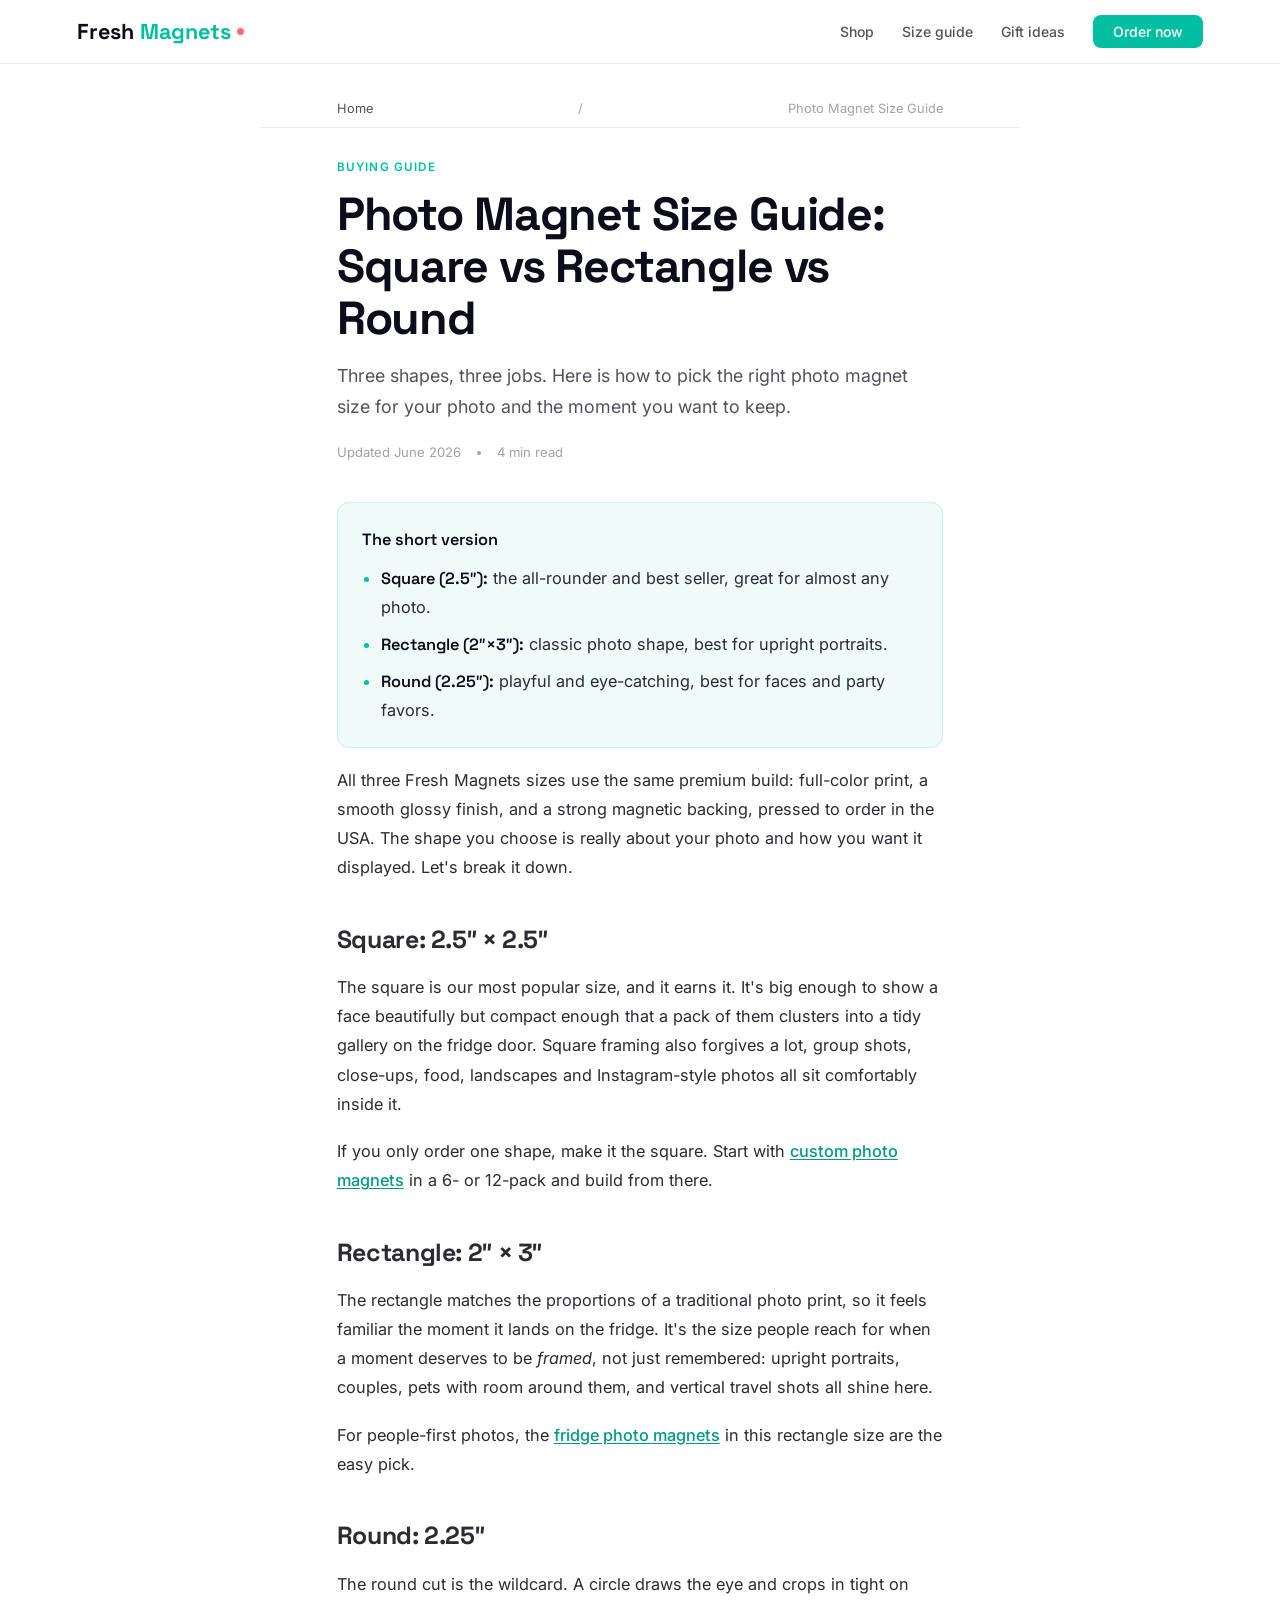
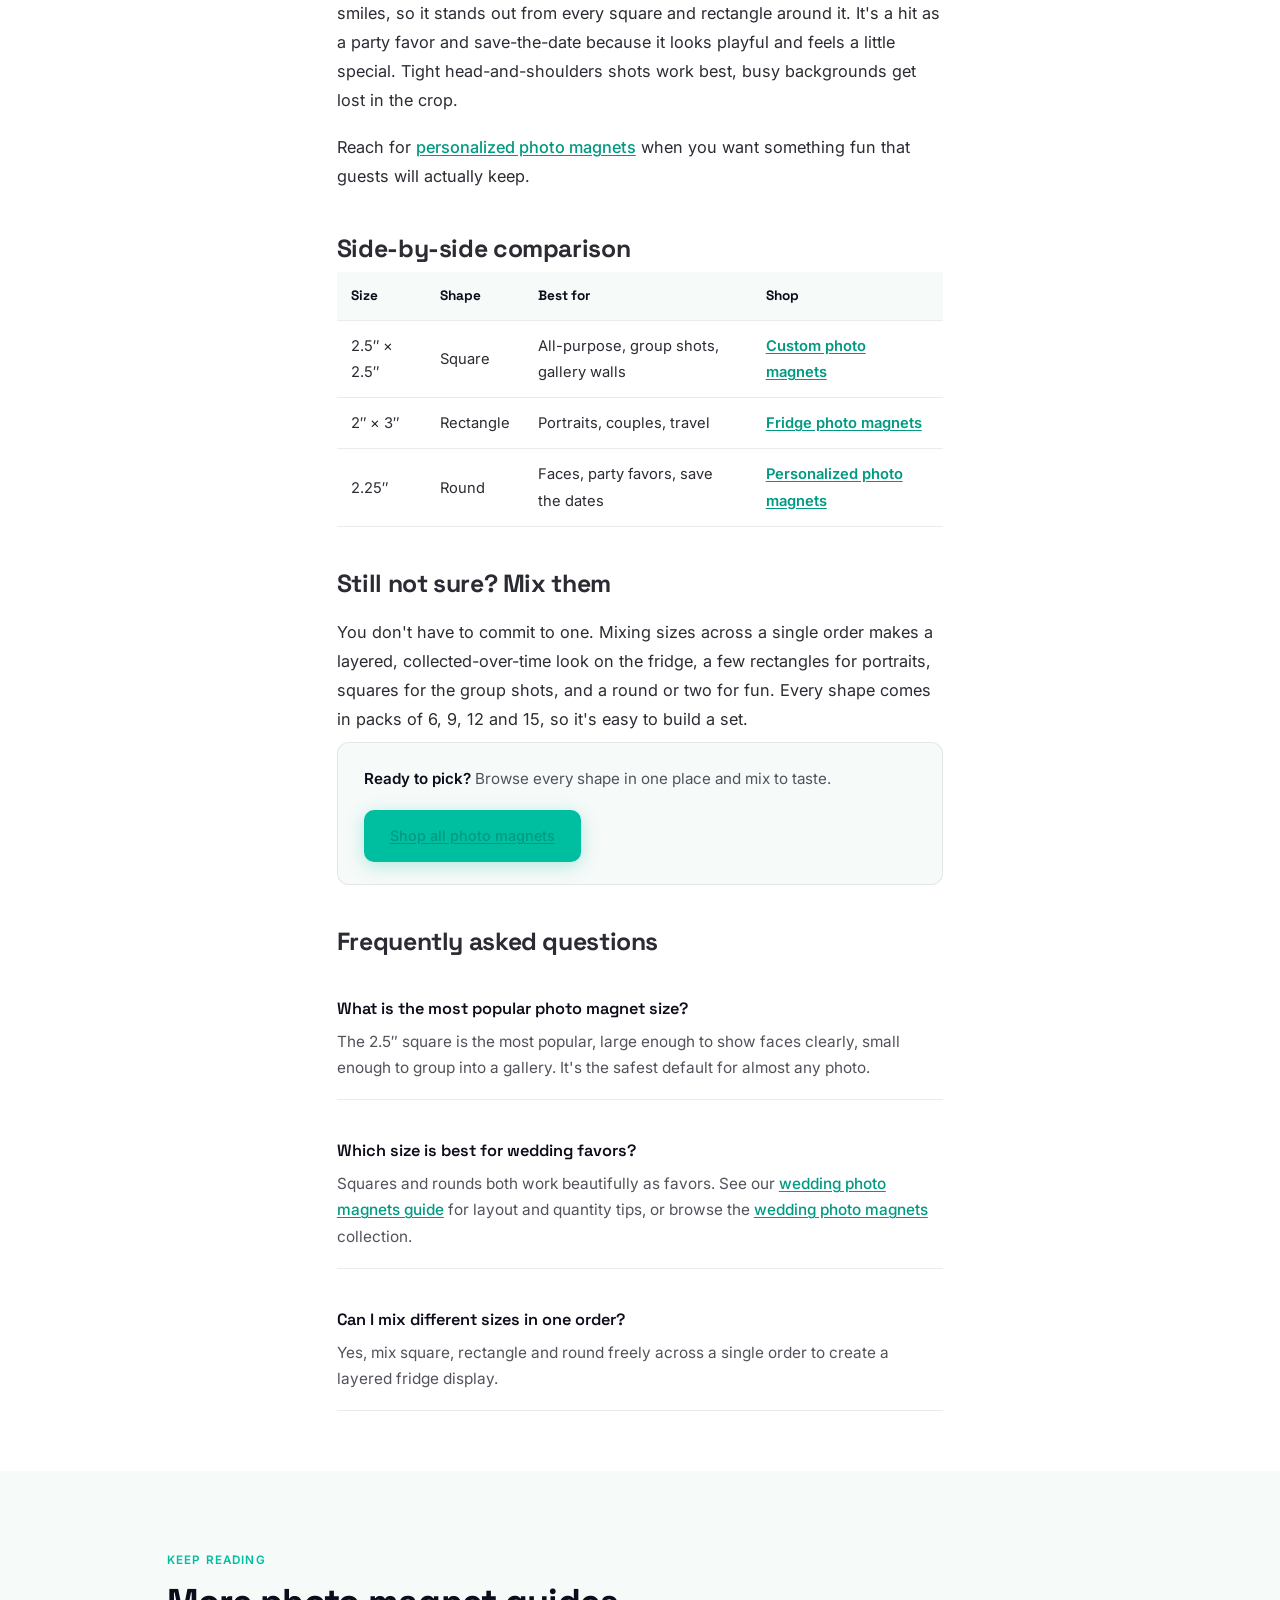
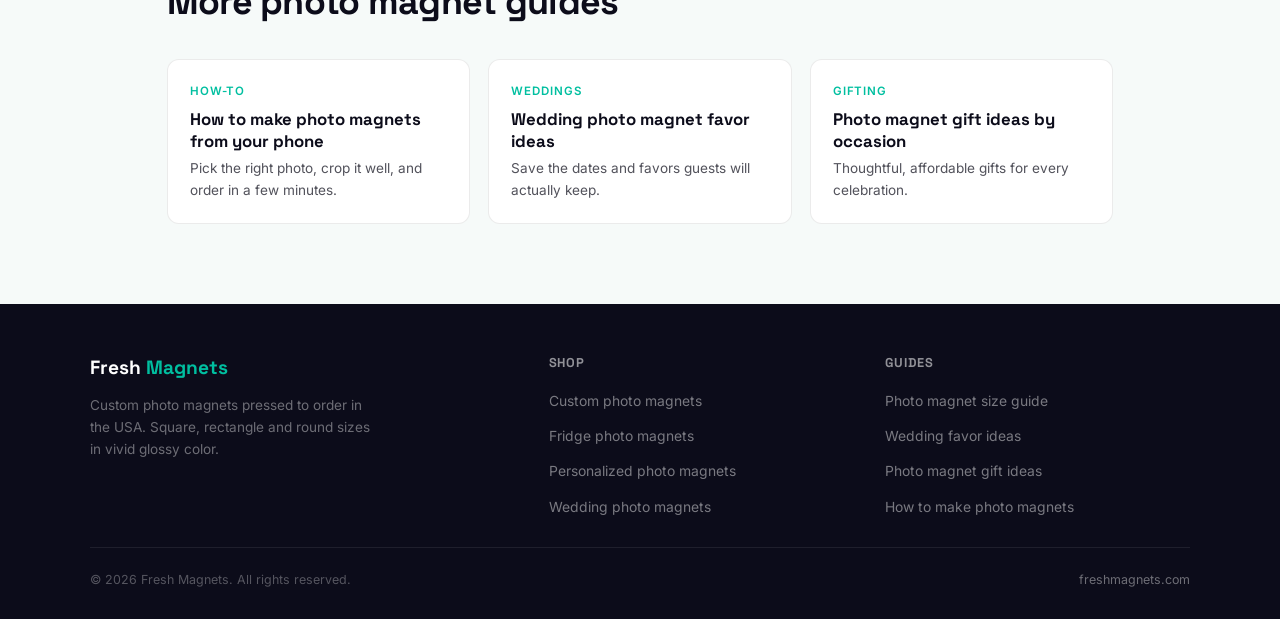
<file: size-guide/index.html>
<!DOCTYPE html>
<html lang="en">
<head>
<meta charset="UTF-8" />
<meta name="viewport" content="width=device-width, initial-scale=1.0" />
<title>Photo Magnet Size Guide: Square vs Rectangle vs Round | Fresh Magnets</title>
<meta name="description" content="Square, rectangle or round? A simple guide to choosing the right photo magnet size for portraits, pets, weddings and party favors, with a side-by-side comparison." />
<link rel="canonical" href="https://freshmagnets.github.io/size-guide/" />
<meta name="robots" content="index, follow" />
<meta property="og:type" content="article" />
<meta property="og:site_name" content="Fresh Magnets" />
<meta property="og:title" content="Photo Magnet Size Guide: Square vs Rectangle vs Round" />
<meta property="og:description" content="A simple guide to choosing the right photo magnet size, square, rectangle or round, for any photo or occasion." />
<meta property="og:url" content="https://freshmagnets.github.io/size-guide/" />
<meta property="og:image" content="https://cdn.shopify.com/s/files/1/0989/4628/5888/files/2-5x2-5.png?v=1781475413" />
<meta name="twitter:card" content="summary_large_image" />
<link rel="icon" type="image/svg+xml" href="/favicon.svg" />
<link rel="preconnect" href="https://fonts.googleapis.com" />
<link rel="preconnect" href="https://fonts.gstatic.com" crossorigin />
<link href="https://fonts.googleapis.com/css2?family=Space+Grotesk:wght@400;500;600;700&family=Inter:wght@400;500;600&display=swap" rel="stylesheet" />
<link rel="stylesheet" href="/styles.css" />
<script src="https://analytics.ahrefs.com/analytics.js" data-key="Ue+dKrapkQAWfzw3NBwNlg" async></script>
<script type="application/ld+json">
{
  "@context": "https://schema.org",
  "@graph": [
    {
      "@type": "BreadcrumbList",
      "itemListElement": [
        { "@type": "ListItem", "position": 1, "name": "Home", "item": "https://freshmagnets.github.io/" },
        { "@type": "ListItem", "position": 2, "name": "Photo Magnet Size Guide", "item": "https://freshmagnets.github.io/size-guide/" }
      ]
    },
    {
      "@type": "Article",
      "headline": "Photo Magnet Size Guide: Square vs Rectangle vs Round",
      "description": "How to choose the right photo magnet size for portraits, pets, weddings and party favors.",
      "datePublished": "2026-06-16",
      "dateModified": "2026-06-16",
      "author": { "@type": "Organization", "name": "Fresh Magnets" },
      "publisher": { "@type": "Organization", "name": "Fresh Magnets", "logo": { "@type": "ImageObject", "url": "https://freshmagnets.github.io/favicon.svg" } },
      "mainEntityOfPage": "https://freshmagnets.github.io/size-guide/"
    },
    {
      "@type": "FAQPage",
      "mainEntity": [
        { "@type": "Question", "name": "What is the most popular photo magnet size?", "acceptedAnswer": { "@type": "Answer", "text": "The 2.5 by 2.5 inch square is the most popular. It is big enough to show faces clearly and compact enough to group several together into a gallery on the fridge." } },
        { "@type": "Question", "name": "Which magnet size is best for portraits?", "acceptedAnswer": { "@type": "Answer", "text": "The 2 by 3 inch rectangle matches classic photo proportions and is ideal for upright portraits of one or two people, couples and travel shots." } },
        { "@type": "Question", "name": "Can I mix different magnet sizes in one order?", "acceptedAnswer": { "@type": "Answer", "text": "Yes. You can mix square, rectangle and round magnets across a single order to create a layered display on your fridge." } }
      ]
    }
  ]
}
</script>
</head>
<body>

<nav>
  <a href="/" class="nav-logo">Fresh <em>Magnets</em><span class="dot"></span></a>
  <ul class="nav-links">
    <li class="hide-sm"><a href="https://freshmagnets.com/collections/photo-magnets">Shop</a></li>
    <li class="hide-sm"><a href="/size-guide/">Size guide</a></li>
    <li class="hide-sm"><a href="/gift-ideas/">Gift ideas</a></li>
    <li><a href="https://freshmagnets.com/collections/photo-magnets" class="nav-cta">Order now</a></li>
  </ul>
</nav>

<nav class="breadcrumb" aria-label="Breadcrumb">
  <a href="/">Home</a> <span>/</span> Photo Magnet Size Guide
</nav>

<article class="article">
  <div class="article-head">
    <div class="article-eyebrow">Buying guide</div>
    <h1>Photo Magnet Size Guide: Square vs Rectangle vs Round</h1>
    <p class="article-lede">Three shapes, three jobs. Here is how to pick the right photo magnet size for your photo and the moment you want to keep.</p>
    <div class="article-meta">
      <span>Updated June 2026</span><span class="dot-sep"></span><span>4 min read</span>
    </div>
  </div>

  <div class="prose">
    <div class="tldr">
      <strong>The short version</strong>
      <ul>
        <li><strong>Square (2.5″):</strong> the all-rounder and best seller, great for almost any photo.</li>
        <li><strong>Rectangle (2″×3″):</strong> classic photo shape, best for upright portraits.</li>
        <li><strong>Round (2.25″):</strong> playful and eye-catching, best for faces and party favors.</li>
      </ul>
    </div>

    <p>All three Fresh Magnets sizes use the same premium build: full-color print, a smooth glossy finish, and a strong magnetic backing, pressed to order in the USA. The shape you choose is really about your photo and how you want it displayed. Let's break it down.</p>

    <h2>Square: 2.5″ × 2.5″</h2>
    <p>The square is our most popular size, and it earns it. It's big enough to show a face beautifully but compact enough that a pack of them clusters into a tidy gallery on the fridge door. Square framing also forgives a lot, group shots, close-ups, food, landscapes and Instagram-style photos all sit comfortably inside it.</p>
    <p>If you only order one shape, make it the square. Start with <a href="https://freshmagnets.com/products/custom-photo-magnets">custom photo magnets</a> in a 6- or 12-pack and build from there.</p>

    <h2>Rectangle: 2″ × 3″</h2>
    <p>The rectangle matches the proportions of a traditional photo print, so it feels familiar the moment it lands on the fridge. It's the size people reach for when a moment deserves to be <em>framed</em>, not just remembered: upright portraits, couples, pets with room around them, and vertical travel shots all shine here.</p>
    <p>For people-first photos, the <a href="https://freshmagnets.com/products/fridge-photo-magnets">fridge photo magnets</a> in this rectangle size are the easy pick.</p>

    <h2>Round: 2.25″</h2>
    <p>The round cut is the wildcard. A circle draws the eye and crops in tight on smiles, so it stands out from every square and rectangle around it. It's a hit as a party favor and save-the-date because it looks playful and feels a little special. Tight head-and-shoulders shots work best, busy backgrounds get lost in the crop.</p>
    <p>Reach for <a href="https://freshmagnets.com/products/personalized-photo-magnets">personalized photo magnets</a> when you want something fun that guests will actually keep.</p>

    <h2>Side-by-side comparison</h2>
    <table class="cmp-table">
      <thead>
        <tr><th>Size</th><th>Shape</th><th>Best for</th><th>Shop</th></tr>
      </thead>
      <tbody>
        <tr>
          <td>2.5″ × 2.5″</td><td>Square</td><td>All-purpose, group shots, gallery walls</td>
          <td><a href="https://freshmagnets.com/products/custom-photo-magnets">Custom photo magnets</a></td>
        </tr>
        <tr>
          <td>2″ × 3″</td><td>Rectangle</td><td>Portraits, couples, travel</td>
          <td><a href="https://freshmagnets.com/products/fridge-photo-magnets">Fridge photo magnets</a></td>
        </tr>
        <tr>
          <td>2.25″</td><td>Round</td><td>Faces, party favors, save the dates</td>
          <td><a href="https://freshmagnets.com/products/personalized-photo-magnets">Personalized photo magnets</a></td>
        </tr>
      </tbody>
    </table>

    <h2>Still not sure? Mix them</h2>
    <p>You don't have to commit to one. Mixing sizes across a single order makes a layered, collected-over-time look on the fridge, a few rectangles for portraits, squares for the group shots, and a round or two for fun. Every shape comes in packs of 6, 9, 12 and 15, so it's easy to build a set.</p>

    <div class="shop-callout">
      <p><strong>Ready to pick?</strong> Browse every shape in one place and mix to taste.</p>
      <a href="https://freshmagnets.com/collections/photo-magnets" class="btn-p">Shop all photo magnets</a>
    </div>

    <h2>Frequently asked questions</h2>
    <div class="faq-item">
      <div class="faq-q">What is the most popular photo magnet size?</div>
      <div class="faq-a">The 2.5″ square is the most popular, large enough to show faces clearly, small enough to group into a gallery. It's the safest default for almost any photo.</div>
    </div>
    <div class="faq-item">
      <div class="faq-q">Which size is best for wedding favors?</div>
      <div class="faq-a">Squares and rounds both work beautifully as favors. See our <a href="/wedding-photo-magnets/">wedding photo magnets guide</a> for layout and quantity tips, or browse the <a href="https://freshmagnets.com/collections/wedding-photo-magnets">wedding photo magnets</a> collection.</div>
    </div>
    <div class="faq-item">
      <div class="faq-q">Can I mix different sizes in one order?</div>
      <div class="faq-a">Yes, mix square, rectangle and round freely across a single order to create a layered fridge display.</div>
    </div>
  </div>
</article>

<section class="related-bg">
  <div class="section-wrap">
    <div class="sec-label">Keep reading</div>
    <h2 class="sec-title">More photo magnet guides</h2>
    <div class="related-grid">
      <a class="related-card" href="/how-to/">
        <div class="related-kicker">How-to</div>
        <div class="related-title">How to make photo magnets from your phone</div>
        <div class="related-desc">Pick the right photo, crop it well, and order in a few minutes.</div>
      </a>
      <a class="related-card" href="/wedding-photo-magnets/">
        <div class="related-kicker">Weddings</div>
        <div class="related-title">Wedding photo magnet favor ideas</div>
        <div class="related-desc">Save the dates and favors guests will actually keep.</div>
      </a>
      <a class="related-card" href="/gift-ideas/">
        <div class="related-kicker">Gifting</div>
        <div class="related-title">Photo magnet gift ideas by occasion</div>
        <div class="related-desc">Thoughtful, affordable gifts for every celebration.</div>
      </a>
    </div>
  </div>
</section>

<footer>
  <div class="footer-top">
    <div class="footer-brand">
      <a href="/" class="footer-logo-text">Fresh <em>Magnets</em></a>
      <p>Custom photo magnets pressed to order in the USA. Square, rectangle and round sizes in vivid glossy color.</p>
    </div>
    <div class="footer-col">
      <h4>Shop</h4>
      <ul>
        <li><a href="https://freshmagnets.com/products/custom-photo-magnets">Custom photo magnets</a></li>
        <li><a href="https://freshmagnets.com/products/fridge-photo-magnets">Fridge photo magnets</a></li>
        <li><a href="https://freshmagnets.com/products/personalized-photo-magnets">Personalized photo magnets</a></li>
        <li><a href="https://freshmagnets.com/collections/wedding-photo-magnets">Wedding photo magnets</a></li>
      </ul>
    </div>
    <div class="footer-col">
      <h4>Guides</h4>
      <ul>
        <li><a href="/size-guide/">Photo magnet size guide</a></li>
        <li><a href="/wedding-photo-magnets/">Wedding favor ideas</a></li>
        <li><a href="/gift-ideas/">Photo magnet gift ideas</a></li>
        <li><a href="/how-to/">How to make photo magnets</a></li>
      </ul>
    </div>
  </div>
  <div class="footer-bot">
    <span>&copy; 2026 Fresh Magnets. All rights reserved.</span>
    <span><a href="https://freshmagnets.com">freshmagnets.com</a></span>
  </div>
</footer>

</body>
</html>
</file>
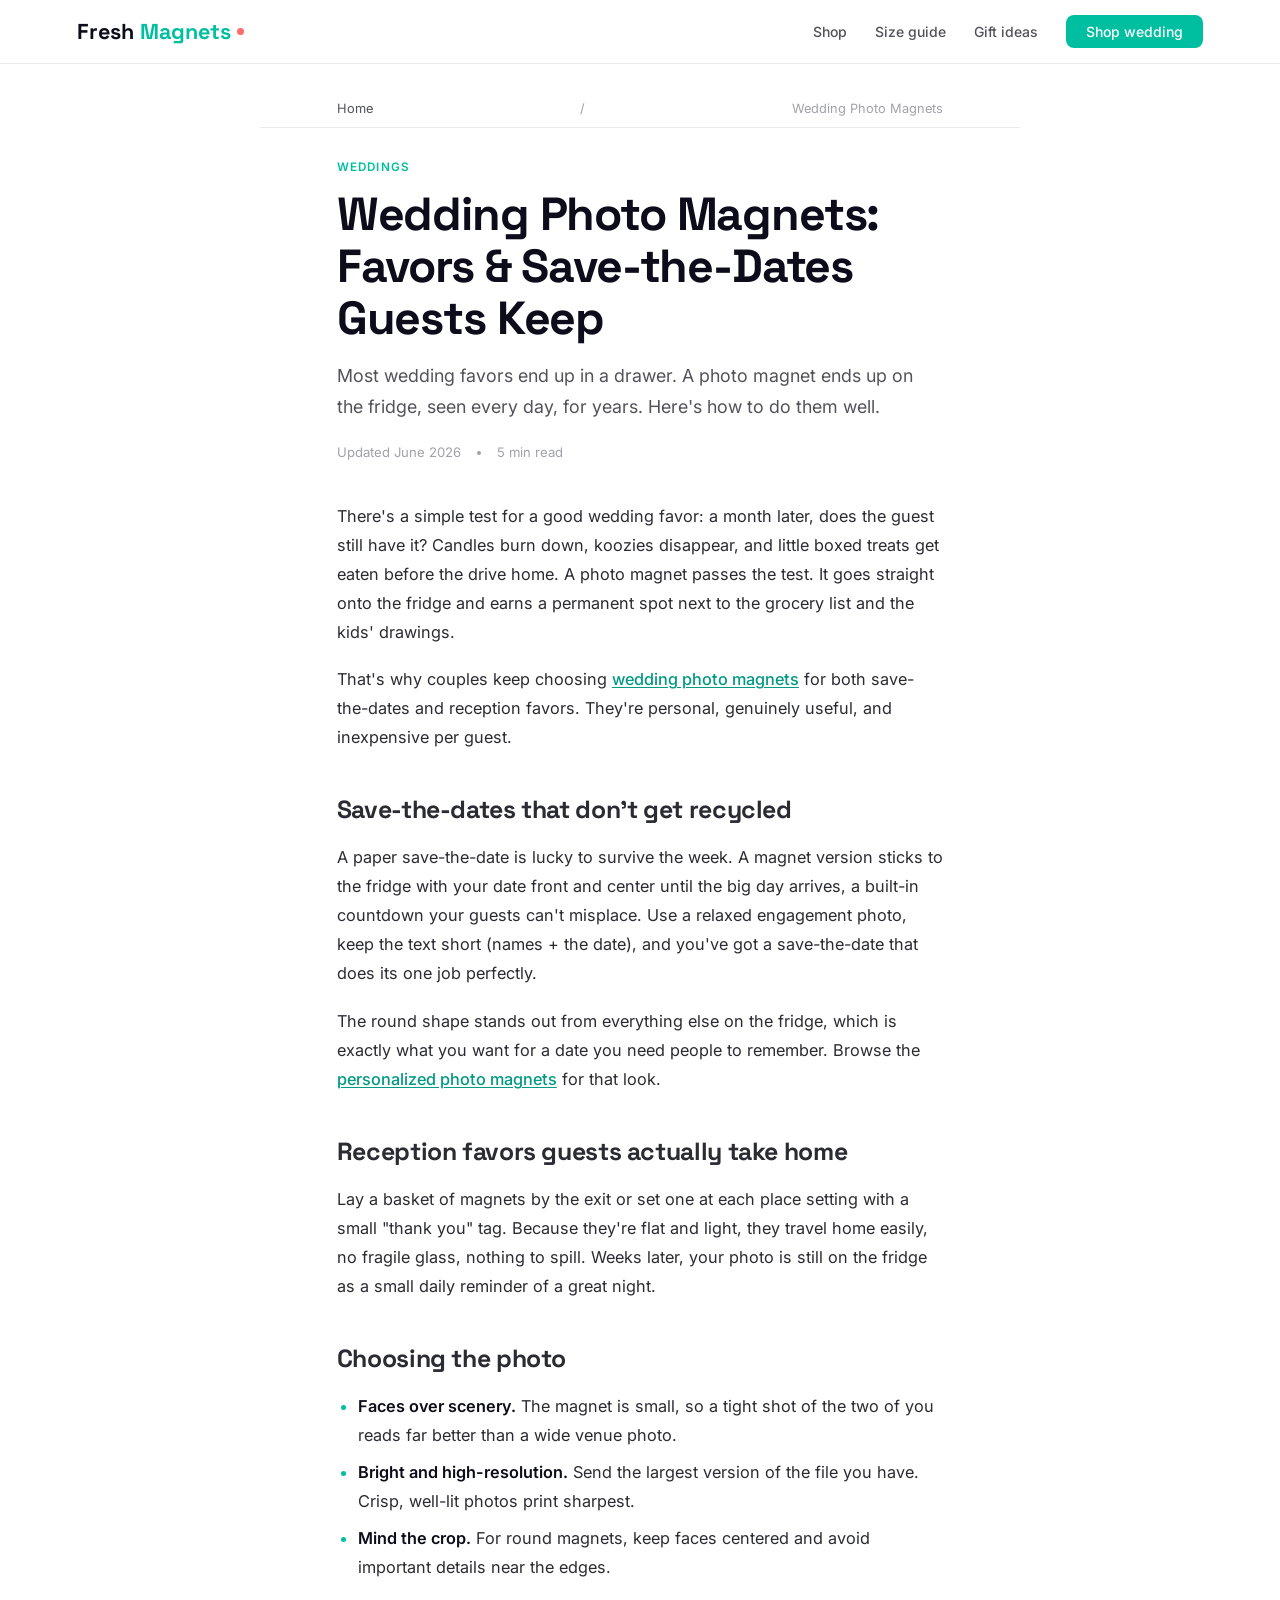
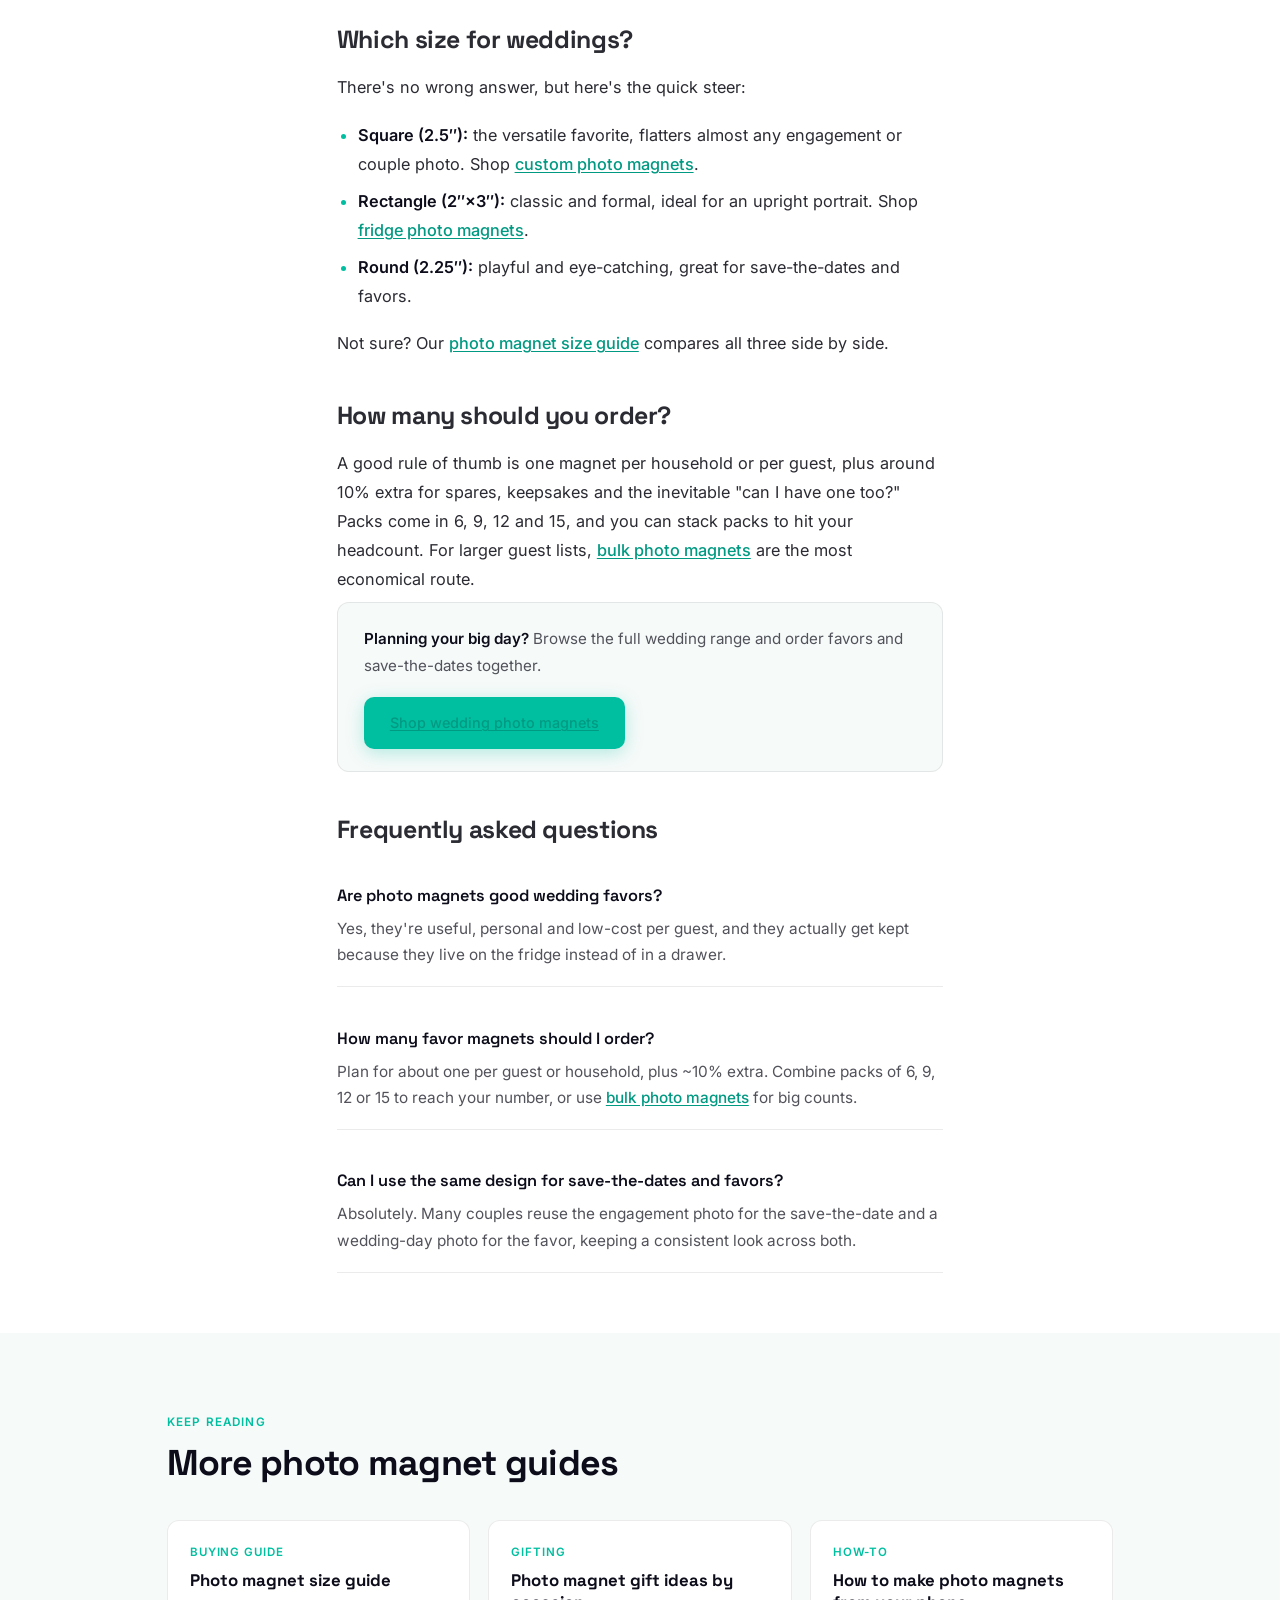
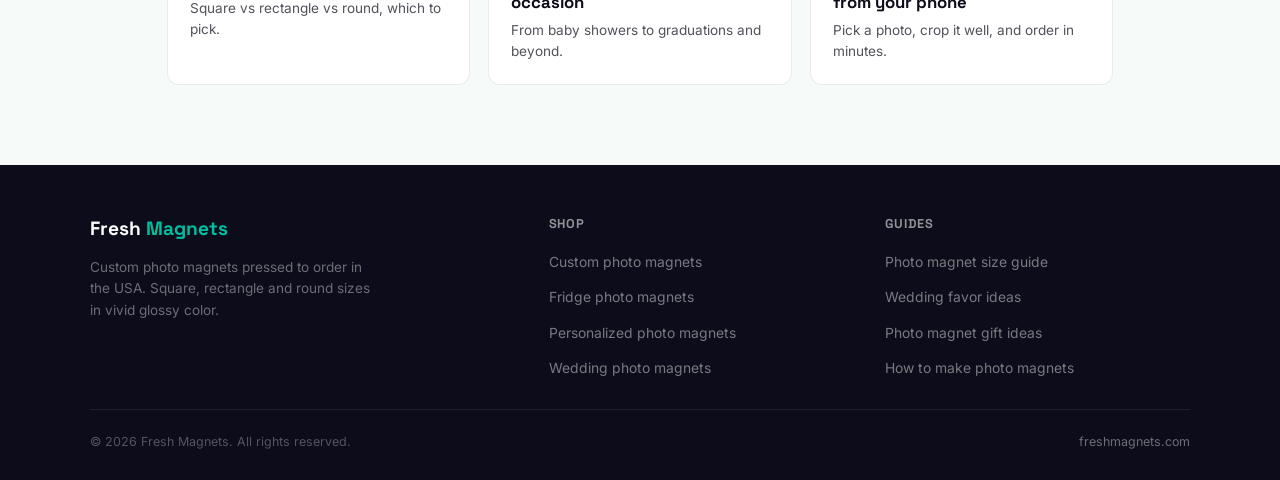
<file: wedding-photo-magnets/index.html>
<!DOCTYPE html>
<html lang="en">
<head>
<meta charset="UTF-8" />
<meta name="viewport" content="width=device-width, initial-scale=1.0" />
<title>Wedding Photo Magnets: Favor &amp; Save-the-Date Ideas | Fresh Magnets</title>
<meta name="description" content="Photo magnets make wedding favors and save the dates guests actually keep. Ideas for layouts, photos and quantities, plus how to order custom wedding photo magnets." />
<link rel="canonical" href="https://freshmagnets.github.io/wedding-photo-magnets/" />
<meta name="robots" content="index, follow" />
<meta property="og:type" content="article" />
<meta property="og:site_name" content="Fresh Magnets" />
<meta property="og:title" content="Wedding Photo Magnets: Favor &amp; Save-the-Date Ideas" />
<meta property="og:description" content="Photo magnets make wedding favors and save the dates guests actually keep. Ideas, layouts and ordering tips." />
<meta property="og:url" content="https://freshmagnets.github.io/wedding-photo-magnets/" />
<meta property="og:image" content="https://cdn.shopify.com/s/files/1/0989/4628/5888/files/2-5x2-5.png?v=1781475413" />
<meta name="twitter:card" content="summary_large_image" />
<link rel="icon" type="image/svg+xml" href="/favicon.svg" />
<link rel="preconnect" href="https://fonts.googleapis.com" />
<link rel="preconnect" href="https://fonts.gstatic.com" crossorigin />
<link href="https://fonts.googleapis.com/css2?family=Space+Grotesk:wght@400;500;600;700&family=Inter:wght@400;500;600&display=swap" rel="stylesheet" />
<link rel="stylesheet" href="/styles.css" />
<script src="https://analytics.ahrefs.com/analytics.js" data-key="Ue+dKrapkQAWfzw3NBwNlg" async></script>
<script type="application/ld+json">
{
  "@context": "https://schema.org",
  "@graph": [
    {
      "@type": "BreadcrumbList",
      "itemListElement": [
        { "@type": "ListItem", "position": 1, "name": "Home", "item": "https://freshmagnets.github.io/" },
        { "@type": "ListItem", "position": 2, "name": "Wedding Photo Magnets", "item": "https://freshmagnets.github.io/wedding-photo-magnets/" }
      ]
    },
    {
      "@type": "Article",
      "headline": "Wedding Photo Magnets: Favor and Save-the-Date Ideas",
      "description": "How to use photo magnets as wedding favors and save the dates guests actually keep.",
      "datePublished": "2026-06-16",
      "dateModified": "2026-06-16",
      "author": { "@type": "Organization", "name": "Fresh Magnets" },
      "publisher": { "@type": "Organization", "name": "Fresh Magnets", "logo": { "@type": "ImageObject", "url": "https://freshmagnets.github.io/favicon.svg" } },
      "mainEntityOfPage": "https://freshmagnets.github.io/wedding-photo-magnets/"
    },
    {
      "@type": "FAQPage",
      "mainEntity": [
        { "@type": "Question", "name": "Are photo magnets good wedding favors?", "acceptedAnswer": { "@type": "Answer", "text": "Yes. Unlike trinkets that get tossed, a photo magnet goes straight onto the fridge and stays. It is useful, personal and inexpensive per guest, which makes it one of the most kept wedding favors." } },
        { "@type": "Question", "name": "How many wedding favor magnets should I order?", "acceptedAnswer": { "@type": "Answer", "text": "Order roughly one magnet per guest or per household, plus about 10 percent extra for spares and keepsakes. Packs come in 6, 9, 12 and 15, and you can combine packs to reach your headcount." } },
        { "@type": "Question", "name": "Which size is best for wedding photo magnets?", "acceptedAnswer": { "@type": "Answer", "text": "The 2.5 inch square and the 2.25 inch round are both popular for favors. The 2 by 3 inch rectangle suits formal engagement portraits. Many couples mix sizes." } }
      ]
    }
  ]
}
</script>
</head>
<body>

<nav>
  <a href="/" class="nav-logo">Fresh <em>Magnets</em><span class="dot"></span></a>
  <ul class="nav-links">
    <li class="hide-sm"><a href="https://freshmagnets.com/collections/photo-magnets">Shop</a></li>
    <li class="hide-sm"><a href="/size-guide/">Size guide</a></li>
    <li class="hide-sm"><a href="/gift-ideas/">Gift ideas</a></li>
    <li><a href="https://freshmagnets.com/collections/wedding-photo-magnets" class="nav-cta">Shop wedding</a></li>
  </ul>
</nav>

<nav class="breadcrumb" aria-label="Breadcrumb">
  <a href="/">Home</a> <span>/</span> Wedding Photo Magnets
</nav>

<article class="article">
  <div class="article-head">
    <div class="article-eyebrow">Weddings</div>
    <h1>Wedding Photo Magnets: Favors &amp; Save-the-Dates Guests Keep</h1>
    <p class="article-lede">Most wedding favors end up in a drawer. A photo magnet ends up on the fridge, seen every day, for years. Here's how to do them well.</p>
    <div class="article-meta">
      <span>Updated June 2026</span><span class="dot-sep"></span><span>5 min read</span>
    </div>
  </div>

  <div class="prose">
    <p>There's a simple test for a good wedding favor: a month later, does the guest still have it? Candles burn down, koozies disappear, and little boxed treats get eaten before the drive home. A photo magnet passes the test. It goes straight onto the fridge and earns a permanent spot next to the grocery list and the kids' drawings.</p>
    <p>That's why couples keep choosing <a href="https://freshmagnets.com/collections/wedding-photo-magnets">wedding photo magnets</a> for both save-the-dates and reception favors. They're personal, genuinely useful, and inexpensive per guest.</p>

    <h2>Save-the-dates that don't get recycled</h2>
    <p>A paper save-the-date is lucky to survive the week. A magnet version sticks to the fridge with your date front and center until the big day arrives, a built-in countdown your guests can't misplace. Use a relaxed engagement photo, keep the text short (names + the date), and you've got a save-the-date that does its one job perfectly.</p>
    <p>The round shape stands out from everything else on the fridge, which is exactly what you want for a date you need people to remember. Browse the <a href="https://freshmagnets.com/products/personalized-photo-magnets">personalized photo magnets</a> for that look.</p>

    <h2>Reception favors guests actually take home</h2>
    <p>Lay a basket of magnets by the exit or set one at each place setting with a small "thank you" tag. Because they're flat and light, they travel home easily, no fragile glass, nothing to spill. Weeks later, your photo is still on the fridge as a small daily reminder of a great night.</p>

    <h2>Choosing the photo</h2>
    <ul>
      <li><strong>Faces over scenery.</strong> The magnet is small, so a tight shot of the two of you reads far better than a wide venue photo.</li>
      <li><strong>Bright and high-resolution.</strong> Send the largest version of the file you have. Crisp, well-lit photos print sharpest.</li>
      <li><strong>Mind the crop.</strong> For round magnets, keep faces centered and avoid important details near the edges.</li>
    </ul>

    <h2>Which size for weddings?</h2>
    <p>There's no wrong answer, but here's the quick steer:</p>
    <ul>
      <li><strong>Square (2.5″):</strong> the versatile favorite, flatters almost any engagement or couple photo. Shop <a href="https://freshmagnets.com/products/custom-photo-magnets">custom photo magnets</a>.</li>
      <li><strong>Rectangle (2″×3″):</strong> classic and formal, ideal for an upright portrait. Shop <a href="https://freshmagnets.com/products/fridge-photo-magnets">fridge photo magnets</a>.</li>
      <li><strong>Round (2.25″):</strong> playful and eye-catching, great for save-the-dates and favors.</li>
    </ul>
    <p>Not sure? Our <a href="/size-guide/">photo magnet size guide</a> compares all three side by side.</p>

    <h2>How many should you order?</h2>
    <p>A good rule of thumb is one magnet per household or per guest, plus around 10% extra for spares, keepsakes and the inevitable "can I have one too?" Packs come in 6, 9, 12 and 15, and you can stack packs to hit your headcount. For larger guest lists, <a href="https://freshmagnets.com/collections/bulk-photo-magnets">bulk photo magnets</a> are the most economical route.</p>

    <div class="shop-callout">
      <p><strong>Planning your big day?</strong> Browse the full wedding range and order favors and save-the-dates together.</p>
      <a href="https://freshmagnets.com/collections/wedding-photo-magnets" class="btn-p">Shop wedding photo magnets</a>
    </div>

    <h2>Frequently asked questions</h2>
    <div class="faq-item">
      <div class="faq-q">Are photo magnets good wedding favors?</div>
      <div class="faq-a">Yes, they're useful, personal and low-cost per guest, and they actually get kept because they live on the fridge instead of in a drawer.</div>
    </div>
    <div class="faq-item">
      <div class="faq-q">How many favor magnets should I order?</div>
      <div class="faq-a">Plan for about one per guest or household, plus ~10% extra. Combine packs of 6, 9, 12 or 15 to reach your number, or use <a href="https://freshmagnets.com/collections/bulk-photo-magnets">bulk photo magnets</a> for big counts.</div>
    </div>
    <div class="faq-item">
      <div class="faq-q">Can I use the same design for save-the-dates and favors?</div>
      <div class="faq-a">Absolutely. Many couples reuse the engagement photo for the save-the-date and a wedding-day photo for the favor, keeping a consistent look across both.</div>
    </div>
  </div>
</article>

<section class="related-bg">
  <div class="section-wrap">
    <div class="sec-label">Keep reading</div>
    <h2 class="sec-title">More photo magnet guides</h2>
    <div class="related-grid">
      <a class="related-card" href="/size-guide/">
        <div class="related-kicker">Buying guide</div>
        <div class="related-title">Photo magnet size guide</div>
        <div class="related-desc">Square vs rectangle vs round, which to pick.</div>
      </a>
      <a class="related-card" href="/gift-ideas/">
        <div class="related-kicker">Gifting</div>
        <div class="related-title">Photo magnet gift ideas by occasion</div>
        <div class="related-desc">From baby showers to graduations and beyond.</div>
      </a>
      <a class="related-card" href="/how-to/">
        <div class="related-kicker">How-to</div>
        <div class="related-title">How to make photo magnets from your phone</div>
        <div class="related-desc">Pick a photo, crop it well, and order in minutes.</div>
      </a>
    </div>
  </div>
</section>

<footer>
  <div class="footer-top">
    <div class="footer-brand">
      <a href="/" class="footer-logo-text">Fresh <em>Magnets</em></a>
      <p>Custom photo magnets pressed to order in the USA. Square, rectangle and round sizes in vivid glossy color.</p>
    </div>
    <div class="footer-col">
      <h4>Shop</h4>
      <ul>
        <li><a href="https://freshmagnets.com/products/custom-photo-magnets">Custom photo magnets</a></li>
        <li><a href="https://freshmagnets.com/products/fridge-photo-magnets">Fridge photo magnets</a></li>
        <li><a href="https://freshmagnets.com/products/personalized-photo-magnets">Personalized photo magnets</a></li>
        <li><a href="https://freshmagnets.com/collections/wedding-photo-magnets">Wedding photo magnets</a></li>
      </ul>
    </div>
    <div class="footer-col">
      <h4>Guides</h4>
      <ul>
        <li><a href="/size-guide/">Photo magnet size guide</a></li>
        <li><a href="/wedding-photo-magnets/">Wedding favor ideas</a></li>
        <li><a href="/gift-ideas/">Photo magnet gift ideas</a></li>
        <li><a href="/how-to/">How to make photo magnets</a></li>
      </ul>
    </div>
  </div>
  <div class="footer-bot">
    <span>&copy; 2026 Fresh Magnets. All rights reserved.</span>
    <span><a href="https://freshmagnets.com">freshmagnets.com</a></span>
  </div>
</footer>

</body>
</html>
</file>
<file: styles.css>
/* FreshMagnets — shared styles */
:root {
  --teal:        #00BFA0;
  --teal-dark:   #009982;
  --teal-faint:  #F0FBF9;
  --coral:       #FF6B6B;
  --coral-faint: #FFF1F1;
  --ink:         #0C0C1A;
  --ink-mid:     #52525B;
  --ink-soft:    #A1A1AA;
  --surface:     #F6FAF9;
  --white:       #FFFFFF;
  --border:      rgba(0,0,0,0.08);
  --radius:      12px;
  --ff-display:  'Space Grotesk', sans-serif;
  --ff-body:     'Inter', sans-serif;
  --shadow-sm:   0 2px 8px rgba(0,0,0,0.07);
  --shadow-md:   0 8px 28px rgba(0,0,0,0.11);
  --shadow-lg:   0 24px 64px rgba(0,0,0,0.14);
}
*, *::before, *::after { box-sizing: border-box; margin: 0; padding: 0; }
html { scroll-behavior: smooth; }
body {
  font-family: var(--ff-body);
  background: var(--white);
  color: var(--ink);
  line-height: 1.65;
  overflow-x: hidden;
  -webkit-font-smoothing: antialiased;
}
img { max-width: 100%; display: block; }

/* Nav */
nav {
  position: sticky; top: 0; z-index: 100;
  background: rgba(255,255,255,0.88);
  backdrop-filter: blur(16px);
  -webkit-backdrop-filter: blur(16px);
  border-bottom: 1px solid var(--border);
  display: flex; align-items: center; justify-content: space-between;
  padding: 0 6%; height: 64px;
}
.nav-logo {
  font-family: var(--ff-display); font-weight: 700; font-size: 1.35rem;
  color: var(--ink); text-decoration: none; display: flex; align-items: center; gap: 6px;
}
.nav-logo em { color: var(--teal); font-style: normal; }
.nav-logo .dot {
  width: 7px; height: 7px; border-radius: 50%; background: var(--coral);
  animation: dot-pulse 2.4s ease-in-out infinite;
}
@keyframes dot-pulse {
  0%,100% { opacity:1; transform:scale(1); }
  50%      { opacity:.45; transform:scale(1.5); }
}
.nav-links { display: flex; gap: 28px; list-style: none; align-items: center; }
.nav-links a {
  font-size: .875rem; font-weight: 500; color: var(--ink-mid);
  text-decoration: none; transition: color .18s;
}
.nav-links a:hover { color: var(--ink); }
.nav-cta {
  background: var(--teal) !important; color: #fff !important;
  padding: 8px 20px; border-radius: 8px;
  transition: background .18s !important;
}
.nav-cta:hover { background: var(--teal-dark) !important; }

/* Buttons */
.btn-p {
  background: var(--teal); color: #fff; padding: 13px 26px; border-radius: 10px;
  font-weight: 600; font-size: .9rem; text-decoration: none; display: inline-block;
  box-shadow: 0 4px 18px rgba(0,191,160,.28);
  transition: background .18s, transform .15s, box-shadow .15s;
}
.btn-p:hover {
  background: var(--teal-dark); transform: translateY(-1px);
  box-shadow: 0 6px 26px rgba(0,191,160,.38);
}
.btn-s {
  background: transparent; color: var(--ink); padding: 13px 26px; border-radius: 10px;
  font-weight: 600; font-size: .9rem; text-decoration: none; display: inline-block;
  border: 1.5px solid var(--border); transition: border-color .18s, color .18s;
}
.btn-s:hover { border-color: var(--teal); color: var(--teal); }

/* Hero */
.hero-wrap {
  max-width: 1160px; margin: 0 auto; padding: 72px 6% 56px;
  display: grid; grid-template-columns: 1fr 1fr; gap: 56px; align-items: center;
}
.hero-eyebrow {
  display: inline-flex; align-items: center; gap: 8px;
  background: var(--coral-faint); color: var(--coral);
  font-size: .75rem; font-weight: 600; letter-spacing: .07em;
  text-transform: uppercase; padding: 5px 14px; border-radius: 100px;
  margin-bottom: 22px;
}
.hero-eyebrow::before {
  content: ''; width: 6px; height: 6px; background: currentColor;
  border-radius: 50%; animation: dot-pulse 2s infinite;
}
.hero-title {
  font-family: var(--ff-display); font-size: clamp(2.2rem, 3.8vw, 3.4rem);
  font-weight: 700; line-height: 1.08; letter-spacing: -.025em;
  margin-bottom: 18px;
}
.hero-title .hl {
  color: var(--teal); position: relative; display: inline-block;
}
.hero-title .hl::after {
  content: ''; position: absolute; left: 0; right: 0; bottom: 2px;
  height: 3px; background: var(--teal); opacity: .25; border-radius: 2px;
}
.hero-sub {
  font-size: 1.05rem; color: var(--ink-mid); margin-bottom: 34px; line-height: 1.7;
}
.hero-sub a { color: var(--teal); text-decoration: none; font-weight: 500; }
.hero-sub a:hover { text-decoration: underline; }
.hero-btns { display: flex; gap: 12px; flex-wrap: wrap; margin-bottom: 40px; }
.hero-stats {
  display: flex; gap: 28px;
  padding-top: 20px; border-top: 1px solid var(--border);
}
.stat-val {
  font-family: var(--ff-display); font-size: 1.4rem; font-weight: 700; line-height: 1;
}
.stat-lbl { font-size: .78rem; color: var(--ink-soft); margin-top: 4px; }

/* Polaroid scatter */
.hero-visual {
  display: flex; align-items: center; justify-content: center;
  min-height: 460px; position: relative;
}
.scatter { position: relative; width: 340px; height: 400px; }
.pol {
  position: absolute; background: #fff;
  padding: 9px 9px 34px; border-radius: 3px;
  box-shadow: var(--shadow-md);
  transition: transform .28s ease, box-shadow .28s ease; cursor: default;
}
.pol:hover { box-shadow: var(--shadow-lg); z-index: 5; }
.pol-img { display: block; width: 100%; height: 100%; border-radius: 2px; }
.pol-cap {
  position: absolute; bottom: 9px; left: 0; right: 0;
  text-align: center; font-size: .6rem; color: #b0b0b0; font-style: italic;
}
.mag-tag {
  position: absolute; top: -7px; right: -7px;
  background: var(--coral); color: #fff; font-size: .62rem; font-weight: 700;
  padding: 3px 8px; border-radius: 100px; transform: rotate(10deg);
}
.pol-a { width: 152px; height: 172px; top: 18px; left: 8px; transform: rotate(-6deg); }
.pol-a .pol-img { background: linear-gradient(140deg,#ffeaa7,#fd79a8); }
.pol-a:hover { transform: rotate(0deg) scale(1.05); }
.pol-b { width: 136px; height: 155px; top: 35px; left: 155px; transform: rotate(4deg); }
.pol-b .pol-img { background: linear-gradient(140deg,#a29bfe,#74b9ff); }
.pol-b:hover { transform: rotate(0deg) scale(1.05); }
.pol-c { width: 162px; height: 185px; top: 188px; left: 22px; transform: rotate(2.5deg); }
.pol-c .pol-img { background: linear-gradient(140deg,#55efc4,#00cec9); }
.pol-c:hover { transform: rotate(0deg) scale(1.05); }
.pol-d { width: 148px; height: 165px; top: 178px; left: 178px; transform: rotate(-3.5deg); }
.pol-d .pol-img { background: linear-gradient(140deg,#fd79a8,#e17055); }
.pol-d:hover { transform: rotate(0deg) scale(1.05); }

/* Shared section */
.section-wrap { max-width: 1100px; margin: 0 auto; padding: 80px 6%; }
.sec-label {
  font-size: .73rem; font-weight: 600; letter-spacing: .1em;
  text-transform: uppercase; color: var(--teal); margin-bottom: 10px;
}
.sec-title {
  font-family: var(--ff-display); font-size: clamp(1.7rem,2.8vw,2.5rem);
  font-weight: 700; letter-spacing: -.02em; line-height: 1.18; margin-bottom: 14px;
}
.sec-sub {
  font-size: .97rem; color: var(--ink-mid); line-height: 1.7; max-width: 520px;
}
.sec-sub a { color: var(--teal); text-decoration: none; font-weight: 500; }
.sec-sub a:hover { text-decoration: underline; }
.centered { text-align: center; }
.centered .sec-sub { margin: 0 auto; }

/* Products */
.products-bg { background: var(--surface); }
.products-header { margin-bottom: 48px; }
.products-grid {
  display: grid; grid-template-columns: repeat(3, 1fr); gap: 20px;
}
.prod-card {
  background: var(--white); border-radius: var(--radius);
  padding: 28px 22px; text-align: center;
  box-shadow: var(--shadow-sm); border: 1px solid transparent;
  position: relative; overflow: hidden;
  display: flex; flex-direction: column;
  transition: transform .2s, box-shadow .2s, border-color .2s;
}
.prod-card:hover { transform: translateY(-4px); box-shadow: var(--shadow-md); border-color: var(--teal); }
.prod-card.pop::after {
  content: 'Most popular';
  position: absolute; top: 15px; right: -24px;
  background: var(--coral); color: #fff;
  font-size: .63rem; font-weight: 700;
  padding: 4px 32px; transform: rotate(38deg);
}
.prod-swatch {
  width: 76px; height: 76px; border-radius: 8px;
  margin: 0 auto 20px; display: flex; align-items: center; justify-content: center;
  font-size: 2rem;
}
.prod-swatch.circle { border-radius: 50%; }
.ps-1 { background: linear-gradient(140deg,#ffeaa7,#fd79a8); }
.ps-2 { background: linear-gradient(140deg,#a29bfe,#74b9ff); }
.ps-3 { background: linear-gradient(140deg,#55efc4,#00cec9); }
.prod-name { font-family: var(--ff-display); font-size: 1.12rem; font-weight: 700; margin-bottom: 4px; }
.prod-name a { color: inherit; text-decoration: none; }
.prod-name a:hover { color: var(--teal); }
.prod-size { font-size: .8rem; font-weight: 600; color: var(--teal); margin-bottom: 12px; letter-spacing: .01em; }
.prod-desc { font-size: .85rem; color: var(--ink-mid); margin-bottom: 18px; line-height: 1.6; flex: 1; }
.prod-link {
  font-size: .85rem; font-weight: 600; color: var(--teal); text-decoration: none;
  display: inline-flex; align-items: center; gap: 5px; margin-top: auto;
}
.prod-link:hover { gap: 9px; }

/* Steps */
.steps-grid {
  display: grid; grid-template-columns: repeat(3,1fr); gap: 44px;
  margin-top: 52px; position: relative;
}
.steps-grid::before {
  content: '';
  position: absolute; top: 26px;
  left: calc(16.66% + 18px); right: calc(16.66% + 18px);
  height: 2px; background: linear-gradient(90deg, var(--teal), var(--coral));
  opacity: .22;
}
.step { text-align: center; }
.step-num {
  width: 52px; height: 52px; border-radius: 50%;
  background: linear-gradient(135deg, var(--teal), #1ad9b8);
  color: #fff; font-family: var(--ff-display); font-size: 1.2rem; font-weight: 700;
  display: flex; align-items: center; justify-content: center; margin: 0 auto 18px;
  box-shadow: 0 4px 18px rgba(0,191,160,.28);
}
.step-title { font-family: var(--ff-display); font-size: 1rem; font-weight: 600; margin-bottom: 8px; }
.step-desc { font-size: .875rem; color: var(--ink-mid); line-height: 1.65; }

/* Why dark */
.why-dark { background: var(--ink); }
.why-dark .sec-title { color: #fff; }
.why-dark .sec-sub { color: rgba(255,255,255,.5); }
.why-grid {
  display: grid; grid-template-columns: repeat(auto-fit, minmax(230px,1fr)); gap: 24px;
  margin-top: 52px;
}
.why-card {
  padding: 26px; border-radius: var(--radius);
  background: rgba(255,255,255,.05);
  border: 1px solid rgba(255,255,255,.07);
  transition: background .2s, border-color .2s;
}
.why-card:hover { background: rgba(255,255,255,.085); border-color: rgba(0,191,160,.3); }
.why-icon { font-size: 1.7rem; margin-bottom: 14px; }
.why-ttl { font-family: var(--ff-display); font-weight: 600; color: #fff; margin-bottom: 7px; }
.why-body { font-size: .87rem; color: rgba(255,255,255,.5); line-height: 1.65; }

/* Occasions (collections) */
.occ-grid {
  display: grid; grid-template-columns: repeat(auto-fill, minmax(168px,1fr));
  gap: 14px; margin-top: 48px;
}
.occ-card {
  display: flex; align-items: center; gap: 11px;
  padding: 16px 18px; border-radius: var(--radius);
  background: var(--white); border: 1px solid var(--border);
  text-decoration: none; color: var(--ink);
  font-weight: 600; font-size: .9rem;
  transition: transform .18s, box-shadow .18s, border-color .18s;
}
.occ-card:hover { transform: translateY(-3px); box-shadow: var(--shadow-sm); border-color: var(--teal); }
.occ-emoji { font-size: 1.3rem; }

/* Use cases */
.uc-grid {
  display: grid; grid-template-columns: repeat(auto-fit,minmax(190px,1fr));
  gap: 18px; margin-top: 52px;
}
.uc-card {
  border-radius: var(--radius); overflow: hidden;
  aspect-ratio: 4/3; position: relative; cursor: default;
  text-decoration: none;
}
.uc-fill {
  position: absolute; inset: 0;
  transition: transform .4s ease;
  display: flex; align-items: center; justify-content: center;
  font-size: 2.8rem;
}
.uc-card:hover .uc-fill { transform: scale(1.05); }
.uc-1 .uc-fill { background: linear-gradient(145deg,#ffeaa7,#fdcb6e); }
.uc-2 .uc-fill { background: linear-gradient(145deg,#fd79a8,#e84393); }
.uc-3 .uc-fill { background: linear-gradient(145deg,#74b9ff,#0984e3); }
.uc-4 .uc-fill { background: linear-gradient(145deg,#55efc4,#00b894); }
.uc-lbl {
  position: absolute; bottom: 0; left: 0; right: 0;
  padding: 28px 14px 12px;
  background: linear-gradient(to top, rgba(0,0,0,.55), transparent);
  color: #fff; font-family: var(--ff-display); font-weight: 600; font-size: .88rem;
}

/* CTA band */
.cta-band {
  background: linear-gradient(135deg, var(--teal-faint) 0%, var(--coral-faint) 100%);
}
.cta-inner { text-align: center; }
.cta-btns { display: flex; gap: 12px; flex-wrap: wrap; justify-content: center; margin-top: 30px; }

/* ---------- Article / guide pages ---------- */
.breadcrumb {
  max-width: 760px; margin: 0 auto; padding: 26px 6% 0;
  font-size: .8rem; color: var(--ink-soft);
}
.breadcrumb a { color: var(--ink-mid); text-decoration: none; }
.breadcrumb a:hover { color: var(--teal); }
.breadcrumb span { color: var(--ink-soft); }

.article {
  max-width: 760px; margin: 0 auto; padding: 30px 6% 60px;
}
.article-head { margin-bottom: 38px; }
.article-eyebrow {
  font-size: .73rem; font-weight: 600; letter-spacing: .1em;
  text-transform: uppercase; color: var(--teal); margin-bottom: 12px;
}
.article h1 {
  font-family: var(--ff-display); font-size: clamp(2rem, 4vw, 2.9rem);
  font-weight: 700; line-height: 1.12; letter-spacing: -.025em; margin-bottom: 16px;
}
.article-lede { font-size: 1.12rem; color: var(--ink-mid); line-height: 1.7; }
.article-meta {
  display: flex; gap: 16px; align-items: center; flex-wrap: wrap;
  margin-top: 20px; font-size: .82rem; color: var(--ink-soft);
}
.article-meta .dot-sep { width: 4px; height: 4px; border-radius: 50%; background: var(--ink-soft); }

.prose { font-size: 1.02rem; color: #2b2b33; line-height: 1.78; }
.prose > * + * { margin-top: 1.15rem; }
.prose h2 {
  font-family: var(--ff-display); font-size: 1.55rem; font-weight: 700;
  letter-spacing: -.015em; line-height: 1.25; margin-top: 2.6rem; margin-bottom: .2rem;
  scroll-margin-top: 80px;
}
.prose h3 {
  font-family: var(--ff-display); font-size: 1.18rem; font-weight: 600;
  margin-top: 1.8rem; margin-bottom: .1rem;
}
.prose a { color: var(--teal-dark); text-decoration: underline; text-underline-offset: 2px; font-weight: 500; }
.prose a:hover { color: var(--teal); }
.prose ul, .prose ol { padding-left: 1.3rem; }
.prose li { margin-top: .5rem; }
.prose li::marker { color: var(--teal); }
.prose strong { color: var(--ink); font-weight: 600; }
.prose blockquote {
  border-left: 3px solid var(--teal); padding: 4px 0 4px 18px;
  color: var(--ink-mid); font-style: italic;
}
.prose img, .prose figure { border-radius: var(--radius); }

/* TL;DR box */
.tldr {
  background: var(--teal-faint); border: 1px solid rgba(0,191,160,.18);
  border-radius: var(--radius); padding: 22px 24px; margin-top: 8px;
}
.tldr strong { font-family: var(--ff-display); }
.tldr ul { margin-top: 10px; padding-left: 1.2rem; }

/* Comparison table */
.cmp-table { width: 100%; border-collapse: collapse; font-size: .92rem; margin-top: 8px; }
.cmp-table th, .cmp-table td { text-align: left; padding: 12px 14px; border-bottom: 1px solid var(--border); }
.cmp-table thead th { font-family: var(--ff-display); font-size: .85rem; color: var(--ink); background: var(--surface); }
.cmp-table tbody tr:hover { background: var(--teal-faint); }
.cmp-table td a { color: var(--teal-dark); font-weight: 600; }

/* Inline shop callout */
.shop-callout {
  display: flex; align-items: center; justify-content: space-between; gap: 18px; flex-wrap: wrap;
  background: var(--surface); border: 1px solid var(--border);
  border-radius: var(--radius); padding: 22px 26px; margin-top: 8px;
}
.shop-callout p { margin: 0; font-size: .95rem; color: var(--ink-mid); }
.shop-callout strong { color: var(--ink); }

/* FAQ */
.faq-item { border-bottom: 1px solid var(--border); padding: 18px 0; }
.faq-item:first-of-type { border-top: 1px solid var(--border); }
.faq-q { font-family: var(--ff-display); font-weight: 600; font-size: 1.02rem; color: var(--ink); margin-bottom: 6px; }
.faq-a { font-size: .96rem; color: var(--ink-mid); line-height: 1.7; }
.faq-a a { color: var(--teal-dark); font-weight: 500; }

/* Related guides */
.related-bg { background: var(--surface); }
.related-grid { display: grid; grid-template-columns: repeat(auto-fit, minmax(230px,1fr)); gap: 18px; margin-top: 36px; }
.related-card {
  background: var(--white); border: 1px solid var(--border); border-radius: var(--radius);
  padding: 22px; text-decoration: none; color: var(--ink);
  transition: transform .18s, box-shadow .18s, border-color .18s;
}
.related-card:hover { transform: translateY(-3px); box-shadow: var(--shadow-sm); border-color: var(--teal); }
.related-kicker { font-size: .72rem; font-weight: 600; letter-spacing: .08em; text-transform: uppercase; color: var(--teal); }
.related-title { font-family: var(--ff-display); font-weight: 700; font-size: 1.05rem; margin: 8px 0 6px; line-height: 1.3; }
.related-desc { font-size: .85rem; color: var(--ink-mid); line-height: 1.55; }

/* Footer */
footer { background: var(--ink); padding: 48px 6% 28px; }
.footer-top {
  max-width: 1100px; margin: 0 auto;
  display: grid; grid-template-columns: 1.4fr 1fr 1fr; gap: 32px;
  padding-bottom: 28px; border-bottom: 1px solid rgba(255,255,255,.08);
}
.footer-brand .footer-logo-text {
  font-family: var(--ff-display); font-weight: 700; font-size: 1.2rem;
  color: #fff; text-decoration: none;
}
.footer-brand .footer-logo-text em { color: var(--teal); font-style: normal; }
.footer-brand p { font-size: .85rem; color: rgba(255,255,255,.4); margin-top: 12px; max-width: 280px; line-height: 1.6; }
.footer-col h4 { font-family: var(--ff-display); font-size: .8rem; letter-spacing: .06em; text-transform: uppercase; color: rgba(255,255,255,.55); margin-bottom: 14px; }
.footer-col ul { list-style: none; display: flex; flex-direction: column; gap: 9px; }
.footer-col a {
  font-size: .87rem; color: rgba(255,255,255,.45);
  text-decoration: none; transition: color .18s;
}
.footer-col a:hover { color: rgba(255,255,255,.85); }
.footer-bot {
  max-width: 1100px; margin: 22px auto 0;
  display: flex; justify-content: space-between; flex-wrap: wrap; gap: 8px;
  font-size: .78rem; color: rgba(255,255,255,.3);
}
.footer-bot a { color: rgba(255,255,255,.4); text-decoration: none; }
.footer-bot a:hover { color: rgba(255,255,255,.7); }

/* Responsive */
@media (max-width: 768px) {
  .hero-wrap { grid-template-columns: 1fr; padding: 52px 5% 40px; gap: 32px; }
  .hero-visual { display: none; }
  .steps-grid { grid-template-columns: 1fr; gap: 28px; }
  .steps-grid::before { display: none; }
  .products-grid { grid-template-columns: 1fr; }
  nav { padding: 0 5%; }
  .nav-links { gap: 18px; }
  .nav-links li.hide-sm { display: none; }
  .footer-top { grid-template-columns: 1fr; gap: 26px; }
  .cmp-table { font-size: .84rem; }
  .cmp-table th, .cmp-table td { padding: 9px 8px; }
}
@media (prefers-reduced-motion: reduce) {
  *, *::before, *::after { animation-duration: .01ms !important; transition-duration: .01ms !important; }
}
</file>
